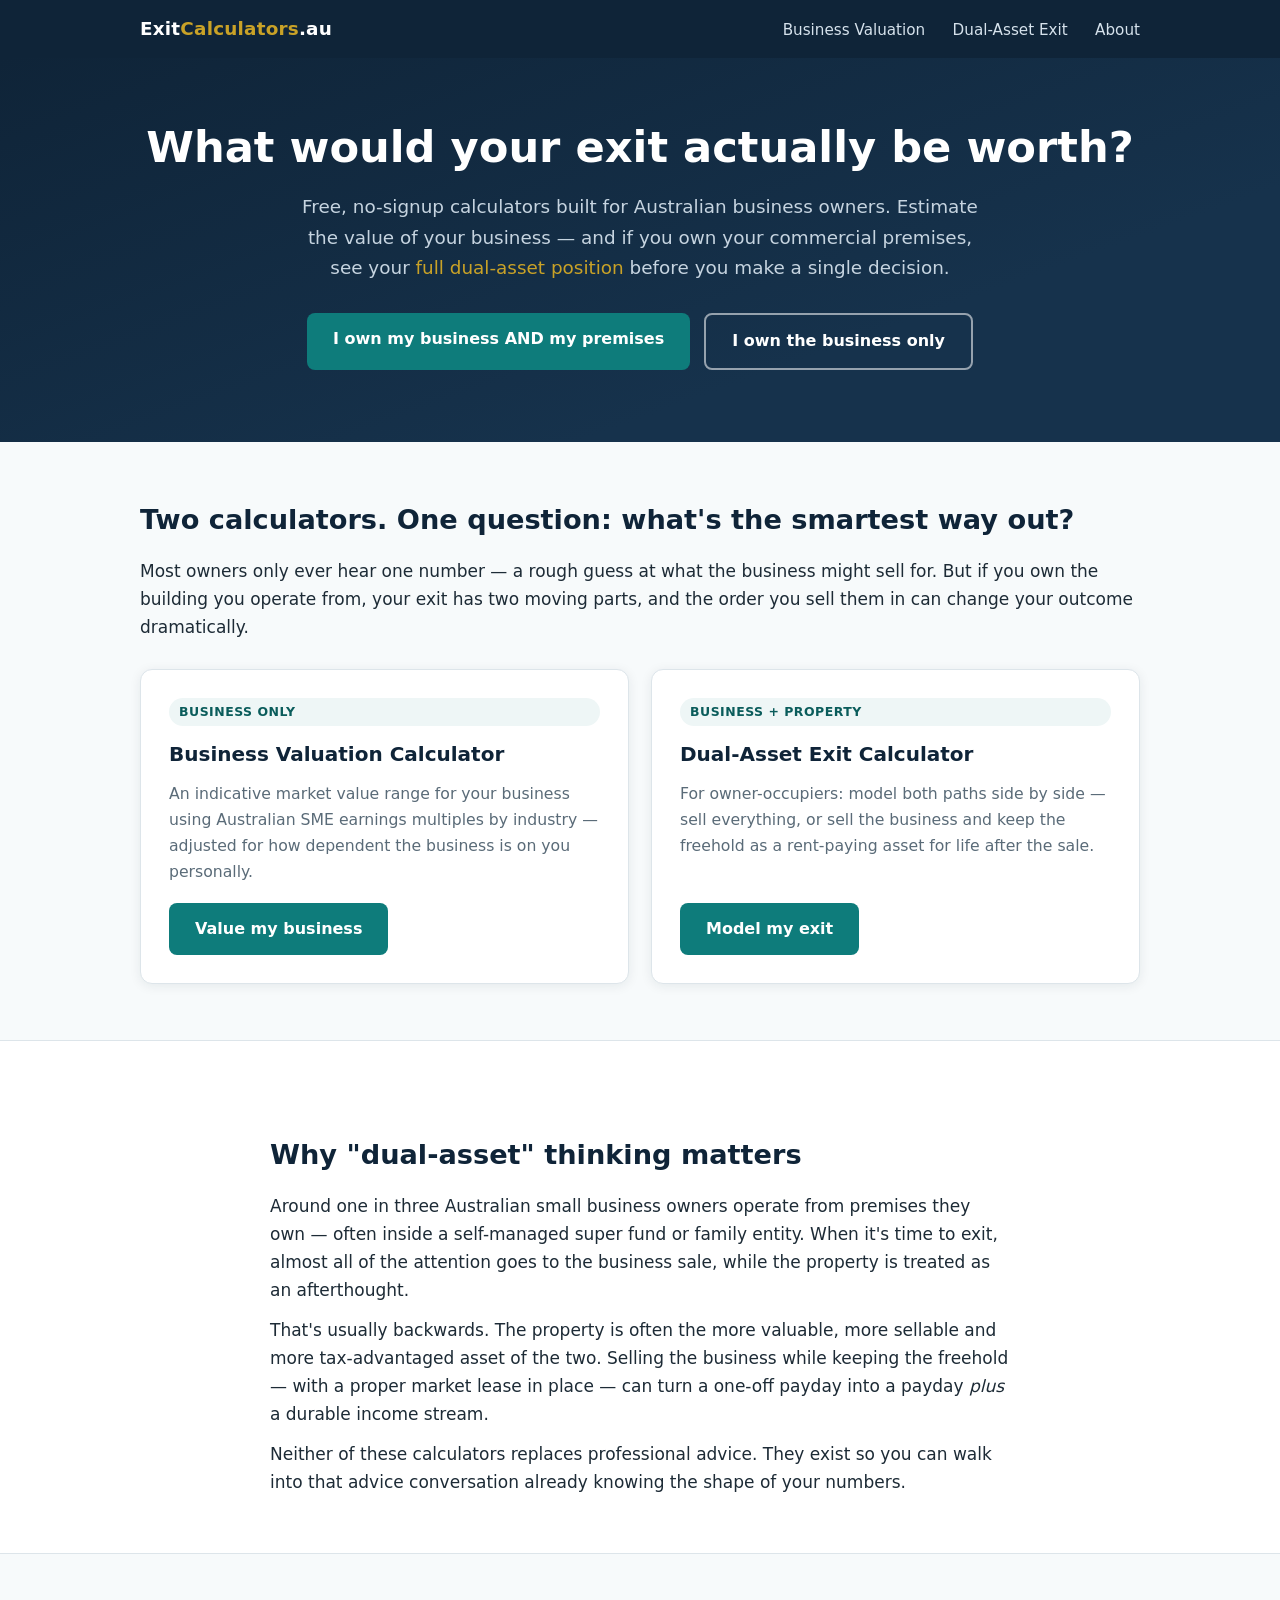
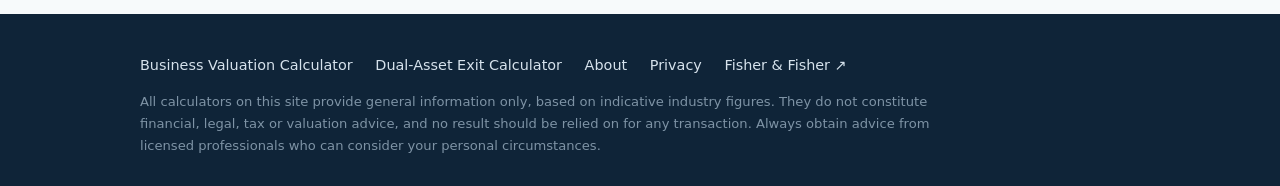
<file: index.html>
<!DOCTYPE html>
<html lang="en-AU">
<head>
  <meta charset="UTF-8">
  <meta name="viewport" content="width=device-width, initial-scale=1.0">
  <title>Free Business Exit Calculators Australia | Business Valuation &amp; Dual-Asset Exit</title>
  <meta name="description" content="Free Australian calculators for business owners planning an exit. Estimate what your business is worth, and if you own your premises, model your full dual-asset exit — business plus property.">
  <link rel="canonical" href="https://exit.fisherandfisher.au/">
  <link rel="stylesheet" href="styles.css">
</head>
<body>

<header class="site-header">
  <div class="wrap">
    <a class="brand" href="/">Exit<span>Calculators</span>.au</a>
    <nav class="site-nav">
      <a href="/business-valuation-calculator/">Business Valuation</a>
      <a href="/dual-asset-exit-calculator/">Dual-Asset Exit</a>
      <a href="/about.html">About</a>
    </nav>
  </div>
</header>

<section class="hero">
  <div class="wrap">
    <h1>What would your exit actually be worth?</h1>
    <p class="lead">Free, no-signup calculators built for Australian business owners. Estimate the value of your business — and if you own your commercial premises, see your <span class="accent">full dual-asset position</span> before you make a single decision.</p>
    <div class="btn-row">
      <a class="btn btn-primary" href="/dual-asset-exit-calculator/">I own my business AND my premises</a>
      <a class="btn btn-outline" href="/business-valuation-calculator/">I own the business only</a>
    </div>
  </div>
</section>

<section class="section">
  <div class="wrap">
    <h2>Two calculators. One question: what's the smartest way out?</h2>
    <p>Most owners only ever hear one number — a rough guess at what the business might sell for. But if you own the building you operate from, your exit has two moving parts, and the order you sell them in can change your outcome dramatically.</p>
    <div class="card-grid">
      <div class="card">
        <span class="badge">Business only</span>
        <h3>Business Valuation Calculator</h3>
        <p>An indicative market value range for your business using Australian SME earnings multiples by industry — adjusted for how dependent the business is on you personally.</p>
        <a class="btn btn-primary" href="/business-valuation-calculator/">Value my business</a>
      </div>
      <div class="card">
        <span class="badge">Business + Property</span>
        <h3>Dual-Asset Exit Calculator</h3>
        <p>For owner-occupiers: model both paths side by side — sell everything, or sell the business and keep the freehold as a rent-paying asset for life after the sale.</p>
        <a class="btn btn-primary" href="/dual-asset-exit-calculator/">Model my exit</a>
      </div>
    </div>
  </div>
</section>

<section class="section alt">
  <div class="wrap narrow content">
    <h2 class="mt-0">Why "dual-asset" thinking matters</h2>
    <p>Around one in three Australian small business owners operate from premises they own — often inside a self-managed super fund or family entity. When it's time to exit, almost all of the attention goes to the business sale, while the property is treated as an afterthought.</p>
    <p>That's usually backwards. The property is often the more valuable, more sellable and more tax-advantaged asset of the two. Selling the business while keeping the freehold — with a proper market lease in place — can turn a one-off payday into a payday <em>plus</em> a durable income stream.</p>
    <p>Neither of these calculators replaces professional advice. They exist so you can walk into that advice conversation already knowing the shape of your numbers.</p>
  </div>
</section>

<footer class="site-footer">
  <div class="wrap">
    <div class="foot-links">
      <a href="/business-valuation-calculator/">Business Valuation Calculator</a>
      <a href="/dual-asset-exit-calculator/">Dual-Asset Exit Calculator</a>
      <a href="/about.html">About</a>
      <a href="/privacy.html">Privacy</a>
      <a href="https://fisherandfisher.au/?utm_source=exit-calculator&amp;utm_medium=referral&amp;utm_campaign=exit-tools&amp;utm_content=footer">Fisher &amp; Fisher ↗</a>
    </div>
    <p class="legal">All calculators on this site provide general information only, based on indicative industry figures. They do not constitute financial, legal, tax or valuation advice, and no result should be relied on for any transaction. Always obtain advice from licensed professionals who can consider your personal circumstances.</p>
  </div>
</footer>

</body>
</html>
</file>
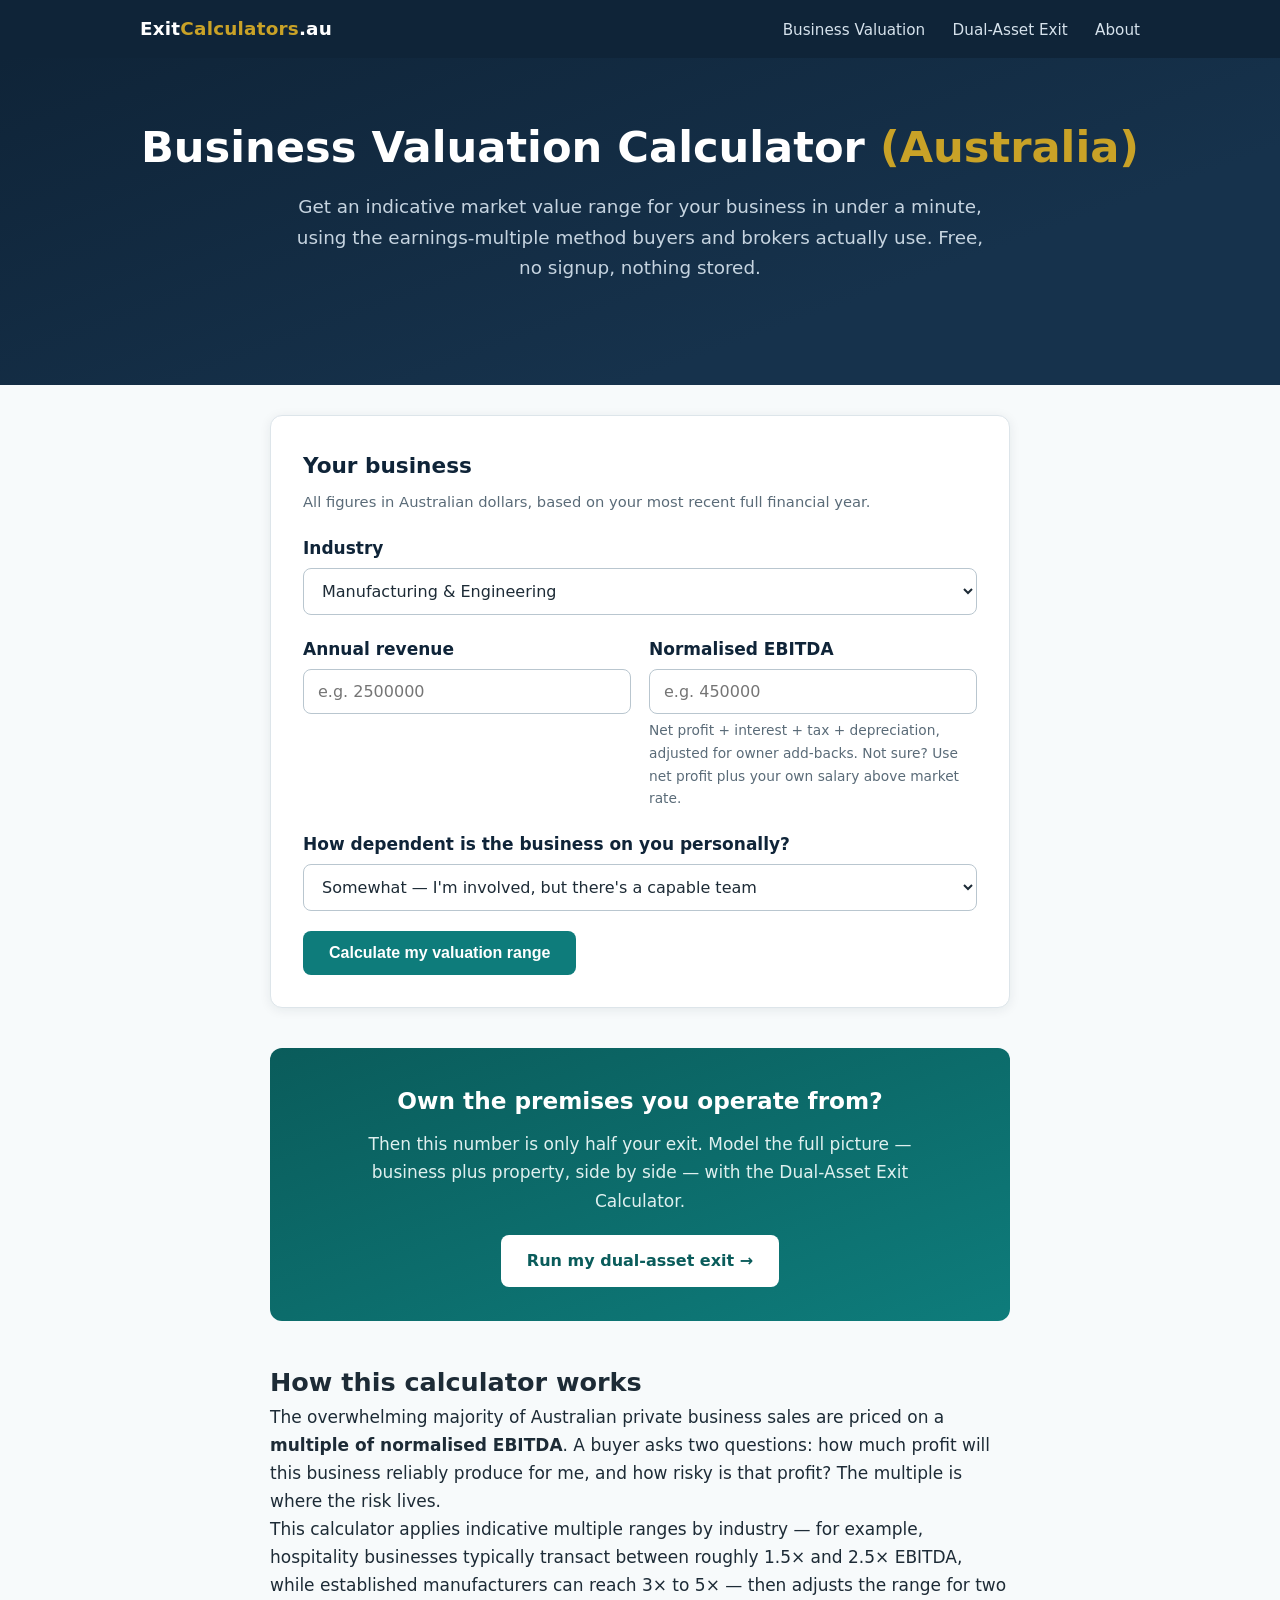
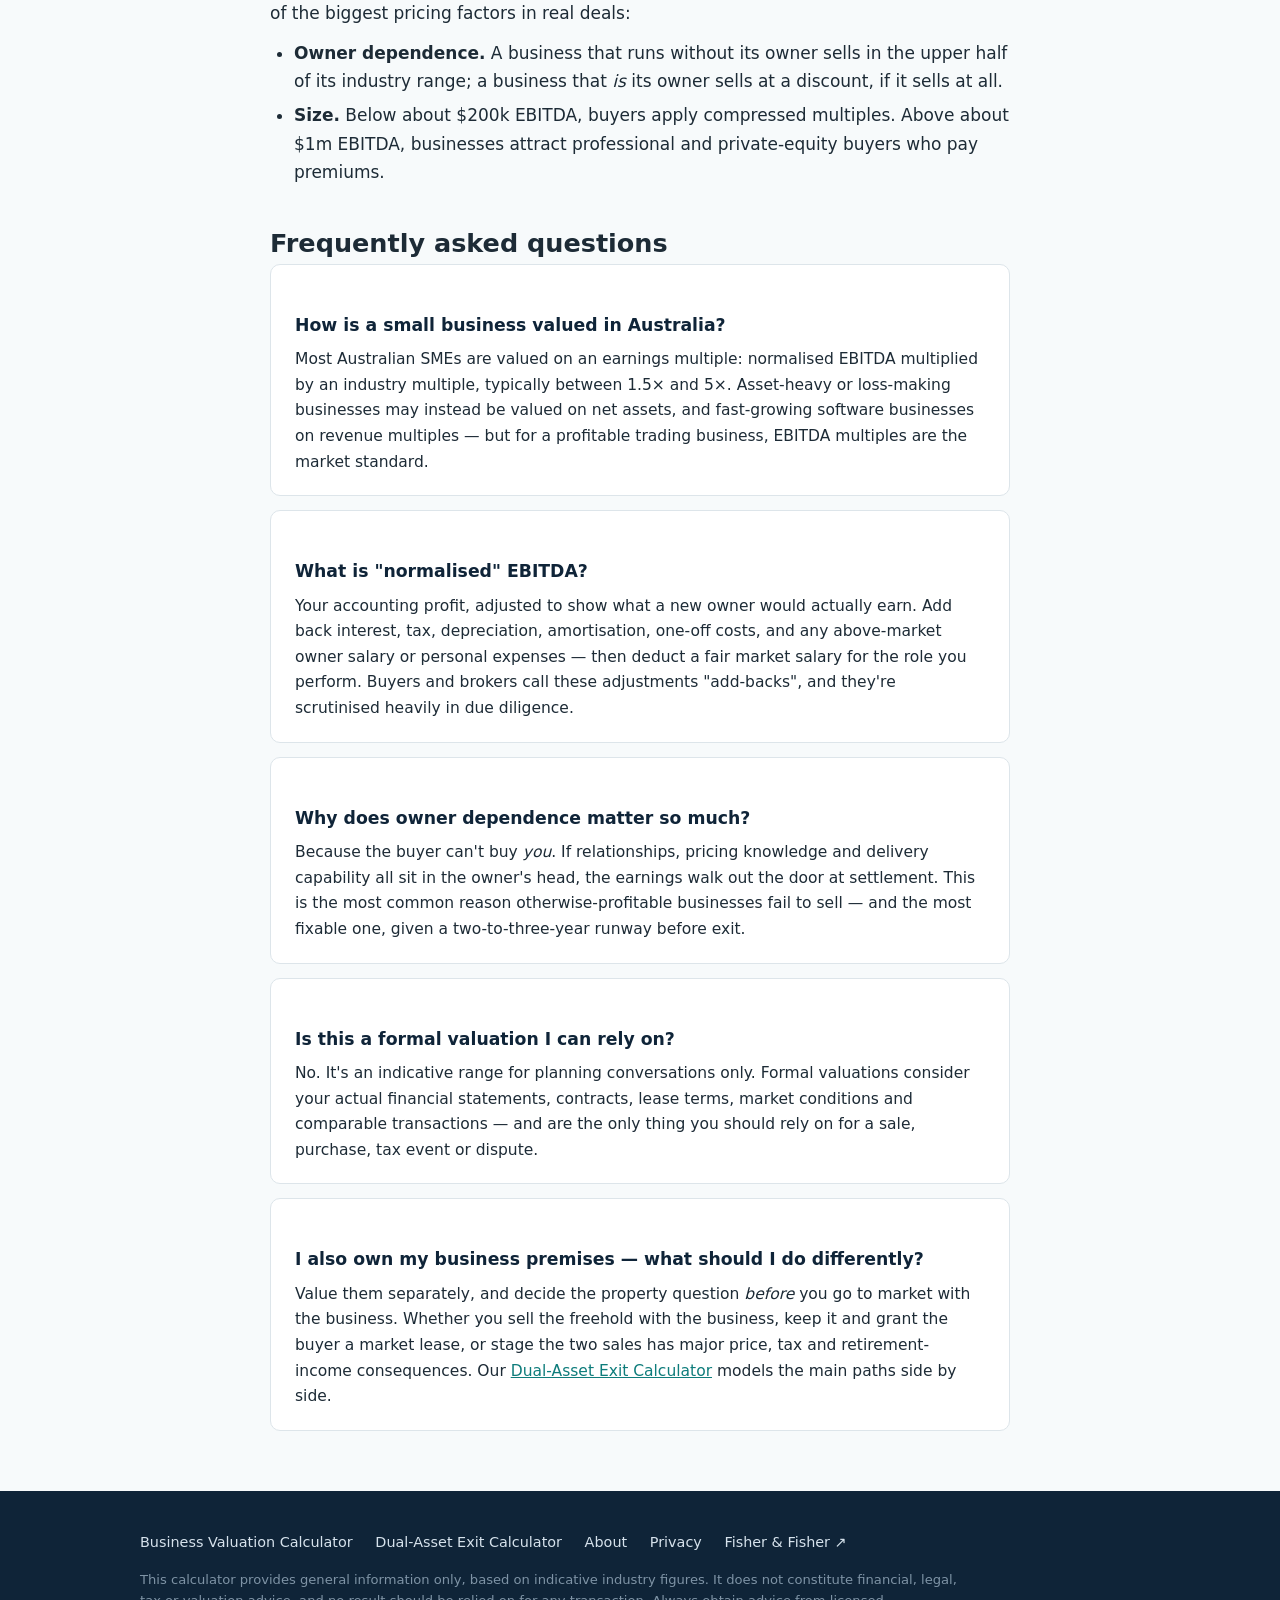
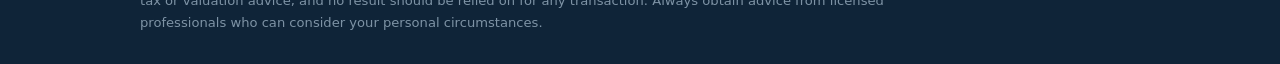
<file: business-valuation-calculator/index.html>
<!DOCTYPE html>
<html lang="en-AU">
<head>
  <meta charset="UTF-8">
  <meta name="viewport" content="width=device-width, initial-scale=1.0">
  <title>Business Valuation Calculator Australia — Free EBITDA Multiple Estimate</title>
  <meta name="description" content="Free Australian business valuation calculator. Enter your industry, revenue and EBITDA to get an indicative market value range using SME earnings multiples — adjusted for owner dependence.">
  <link rel="canonical" href="https://exit.fisherandfisher.au/business-valuation-calculator/">
  <link rel="stylesheet" href="../styles.css">
  <script type="application/ld+json">
  {
    "@context": "https://schema.org",
    "@type": "FAQPage",
    "mainEntity": [
      {
        "@type": "Question",
        "name": "How is a small business valued in Australia?",
        "acceptedAnswer": {
          "@type": "Answer",
          "text": "Most Australian small and medium businesses are valued using an earnings multiple: normalised EBITDA (earnings before interest, tax, depreciation and amortisation, adjusted for owner salary and one-off items) multiplied by an industry multiple, typically between 1.5 and 5 for SMEs. Higher multiples apply to larger businesses, recurring revenue, and businesses that run without the owner."
        }
      },
      {
        "@type": "Question",
        "name": "What is EBITDA and how do I work mine out?",
        "acceptedAnswer": {
          "@type": "Answer",
          "text": "EBITDA is your net profit before interest, tax, depreciation and amortisation. For a private business you also normalise it: add back your own above-market salary, one-off expenses, and personal costs run through the business, and deduct a market salary for the role you actually perform. The result is the profit a new owner could expect."
        }
      },
      {
        "@type": "Question",
        "name": "Why does owner dependence lower a business's value?",
        "acceptedAnswer": {
          "@type": "Answer",
          "text": "If the customers, know-how and key relationships all sit with the owner personally, a buyer is effectively buying a job plus a risk. Buyers pay lower multiples for owner-dependent businesses, and premiums for businesses with a management team, documented systems and revenue that does not rely on the founder."
        }
      },
      {
        "@type": "Question",
        "name": "Is this calculator a formal valuation?",
        "acceptedAnswer": {
          "@type": "Answer",
          "text": "No. It provides an indicative range using general industry multiples and should not be relied on for any transaction, dispute, tax or lending purpose. A formal valuation from a licensed valuer or qualified accountant considers your specific financials, contracts, market and risks."
        }
      },
      {
        "@type": "Question",
        "name": "I own my business premises as well — does that change my exit?",
        "acceptedAnswer": {
          "@type": "Answer",
          "text": "Significantly. The property is valued separately from the business, and you can sell both together, sell the business and keep the freehold as a leased investment, or stage the sales over time. Use a dual-asset exit calculator to compare those paths side by side."
        }
      }
    ]
  }
  </script>
</head>
<body>

<header class="site-header">
  <div class="wrap">
    <a class="brand" href="/">Exit<span>Calculators</span>.au</a>
    <nav class="site-nav">
      <a href="/business-valuation-calculator/">Business Valuation</a>
      <a href="/dual-asset-exit-calculator/">Dual-Asset Exit</a>
      <a href="/about.html">About</a>
    </nav>
  </div>
</header>

<section class="hero">
  <div class="wrap">
    <h1>Business Valuation Calculator <span class="accent">(Australia)</span></h1>
    <p class="lead">Get an indicative market value range for your business in under a minute, using the earnings-multiple method buyers and brokers actually use. Free, no signup, nothing stored.</p>
  </div>
</section>

<div class="wrap narrow">

  <div class="calc-panel">
    <h2>Your business</h2>
    <p class="hint">All figures in Australian dollars, based on your most recent full financial year.</p>

    <div class="field">
      <label for="bv-industry">Industry</label>
      <select id="bv-industry"></select>
    </div>

    <div class="field-row">
      <div class="field">
        <label for="bv-revenue">Annual revenue</label>
        <input type="number" id="bv-revenue" min="0" step="1000" placeholder="e.g. 2500000" inputmode="numeric">
      </div>
      <div class="field">
        <label for="bv-ebitda">Normalised EBITDA</label>
        <input type="number" id="bv-ebitda" min="0" step="1000" placeholder="e.g. 450000" inputmode="numeric">
        <p class="help">Net profit + interest + tax + depreciation, adjusted for owner add-backs. Not sure? Use net profit plus your own salary above market rate.</p>
      </div>
    </div>

    <div class="field">
      <label for="bv-dependence">How dependent is the business on you personally?</label>
      <select id="bv-dependence">
        <option value="medium" selected>Somewhat — I'm involved, but there's a capable team</option>
        <option value="low">Not very — it runs day-to-day without me</option>
        <option value="high">Very — key customers and know-how sit with me</option>
      </select>
    </div>

    <button class="btn btn-primary" id="bv-calc">Calculate my valuation range</button>

    <div class="results" id="bv-results">
      <div class="result-headline" style="margin-top: 26px;">
        <div class="label">Indicative business value range</div>
        <div class="figure" id="bv-range">—</div>
        <div class="sub" id="bv-mult-note"></div>
      </div>

      <div class="result-grid">
        <div class="result-tile">
          <div class="label">EBITDA used</div>
          <div class="value" id="bv-ebitda-out">—</div>
        </div>
        <div class="result-tile">
          <div class="label">EBITDA margin</div>
          <div class="value" id="bv-margin-out">—</div>
          <div class="note">EBITDA as a share of revenue</div>
        </div>
        <div class="result-tile">
          <div class="label">Multiple range applied</div>
          <div class="value" id="bv-mult-out">—</div>
          <div class="note">Adjusted for owner dependence and size</div>
        </div>
      </div>

      <div class="scenario">
        <h3>What would move you toward the top of the range?</h3>
        <ul>
          <li><strong>Reduce owner dependence</strong> — a second-in-command and documented systems are the single biggest multiple lever for SMEs.</li>
          <li><strong>Recurring or contracted revenue</strong> — service agreements and repeat customers de-risk the earnings a buyer is paying for.</li>
          <li><strong>Clean, normalised financials</strong> — three years of accountant-prepared figures with clear add-backs.</li>
          <li><strong>Customer concentration under control</strong> — no single customer above roughly 20% of revenue.</li>
        </ul>
      </div>

      <div class="disclaimer-box">
        This is an indicative estimate using general Australian SME multiple ranges. It is not a valuation and must not be relied on for any sale, purchase, tax, family law or lending decision. Engage a licensed valuer or qualified accountant for a formal opinion.
      </div>

      <div class="lead-cta">
        <h2>Your number is a starting point — what's next?</h2>
        <p>See how sale-ready your business actually is, or talk it through with someone who's had this conversation hundreds of times.</p>
        <div class="btn-row">
          <a class="btn" href="https://fisherandfisher.au/scorecard?utm_source=exit-calculator&amp;utm_medium=referral&amp;utm_campaign=exit-tools&amp;utm_content=bv-results-scorecard">Take the Exit Readiness Scorecard</a>
          <a class="btn" href="https://thehub-api.mastermind.com/widget/booking/SUYch6AFAdnhhEBQ1cYc?utm_source=exit-calculator&amp;utm_medium=referral&amp;utm_campaign=exit-tools&amp;utm_content=bv-results-chat">Book a "Meet the Fishers" Call</a>
          <a class="btn" href="https://fisherandfisher.au/?utm_source=exit-calculator&amp;utm_medium=referral&amp;utm_campaign=exit-tools&amp;utm_content=bv-results-site">Visit fisherandfisher.au</a>
        </div>
      </div>
    </div>
  </div>

  <div class="lead-cta">
    <h2>Own the premises you operate from?</h2>
    <p>Then this number is only half your exit. Model the full picture — business plus property, side by side — with the Dual-Asset Exit Calculator.</p>
    <a class="btn" href="/dual-asset-exit-calculator/">Run my dual-asset exit →</a>
  </div>

  <div class="content">
    <h2>How this calculator works</h2>
    <p>The overwhelming majority of Australian private business sales are priced on a <strong>multiple of normalised EBITDA</strong>. A buyer asks two questions: how much profit will this business reliably produce for me, and how risky is that profit? The multiple is where the risk lives.</p>
    <p>This calculator applies indicative multiple ranges by industry — for example, hospitality businesses typically transact between roughly 1.5&times; and 2.5&times; EBITDA, while established manufacturers can reach 3&times; to 5&times; — then adjusts the range for two of the biggest pricing factors in real deals:</p>
    <ul>
      <li><strong>Owner dependence.</strong> A business that runs without its owner sells in the upper half of its industry range; a business that <em>is</em> its owner sells at a discount, if it sells at all.</li>
      <li><strong>Size.</strong> Below about $200k EBITDA, buyers apply compressed multiples. Above about $1m EBITDA, businesses attract professional and private-equity buyers who pay premiums.</li>
    </ul>

    <h2>Frequently asked questions</h2>

    <div class="faq-item">
      <h3>How is a small business valued in Australia?</h3>
      <p>Most Australian SMEs are valued on an earnings multiple: normalised EBITDA multiplied by an industry multiple, typically between 1.5&times; and 5&times;. Asset-heavy or loss-making businesses may instead be valued on net assets, and fast-growing software businesses on revenue multiples — but for a profitable trading business, EBITDA multiples are the market standard.</p>
    </div>

    <div class="faq-item">
      <h3>What is "normalised" EBITDA?</h3>
      <p>Your accounting profit, adjusted to show what a new owner would actually earn. Add back interest, tax, depreciation, amortisation, one-off costs, and any above-market owner salary or personal expenses — then deduct a fair market salary for the role you perform. Buyers and brokers call these adjustments "add-backs", and they're scrutinised heavily in due diligence.</p>
    </div>

    <div class="faq-item">
      <h3>Why does owner dependence matter so much?</h3>
      <p>Because the buyer can't buy <em>you</em>. If relationships, pricing knowledge and delivery capability all sit in the owner's head, the earnings walk out the door at settlement. This is the most common reason otherwise-profitable businesses fail to sell — and the most fixable one, given a two-to-three-year runway before exit.</p>
    </div>

    <div class="faq-item">
      <h3>Is this a formal valuation I can rely on?</h3>
      <p>No. It's an indicative range for planning conversations only. Formal valuations consider your actual financial statements, contracts, lease terms, market conditions and comparable transactions — and are the only thing you should rely on for a sale, purchase, tax event or dispute.</p>
    </div>

    <div class="faq-item">
      <h3>I also own my business premises — what should I do differently?</h3>
      <p>Value them separately, and decide the property question <em>before</em> you go to market with the business. Whether you sell the freehold with the business, keep it and grant the buyer a market lease, or stage the two sales has major price, tax and retirement-income consequences. Our <a href="/dual-asset-exit-calculator/">Dual-Asset Exit Calculator</a> models the main paths side by side.</p>
    </div>
  </div>

</div>

<footer class="site-footer">
  <div class="wrap">
    <div class="foot-links">
      <a href="/business-valuation-calculator/">Business Valuation Calculator</a>
      <a href="/dual-asset-exit-calculator/">Dual-Asset Exit Calculator</a>
      <a href="/about.html">About</a>
      <a href="/privacy.html">Privacy</a>
      <a href="https://fisherandfisher.au/?utm_source=exit-calculator&amp;utm_medium=referral&amp;utm_campaign=exit-tools&amp;utm_content=footer">Fisher &amp; Fisher ↗</a>
    </div>
    <p class="legal">This calculator provides general information only, based on indicative industry figures. It does not constitute financial, legal, tax or valuation advice, and no result should be relied on for any transaction. Always obtain advice from licensed professionals who can consider your personal circumstances.</p>
  </div>
</footer>

<script src="../calculators.js"></script>
<script>
  populateIndustrySelect("bv-industry");

  document.getElementById("bv-calc").addEventListener("click", function () {
    const industry = document.getElementById("bv-industry").value;
    const revenue = readNumber("bv-revenue");
    const ebitda = readNumber("bv-ebitda");
    const dependence = document.getElementById("bv-dependence").value;

    if (ebitda <= 0) {
      alert("Please enter your normalised EBITDA — the calculation is based on it.");
      return;
    }

    const v = valueBusiness(industry, ebitda, dependence);

    document.getElementById("bv-range").textContent = fmtRange(v.low, v.high);
    document.getElementById("bv-mult-note").textContent =
      "Based on " + v.multLow + "× to " + v.multHigh + "× normalised EBITDA for your industry profile.";
    document.getElementById("bv-ebitda-out").textContent = fmtAUD(ebitda);
    document.getElementById("bv-margin-out").textContent =
      revenue > 0 ? Math.round((ebitda / revenue) * 100) + "%" : "—";
    document.getElementById("bv-mult-out").textContent = v.multLow + "× – " + v.multHigh + "×";

    document.getElementById("bv-results").classList.add("visible");
    document.getElementById("bv-results").scrollIntoView({ behavior: "smooth", block: "start" });
  });
</script>

</body>
</html>
</file>
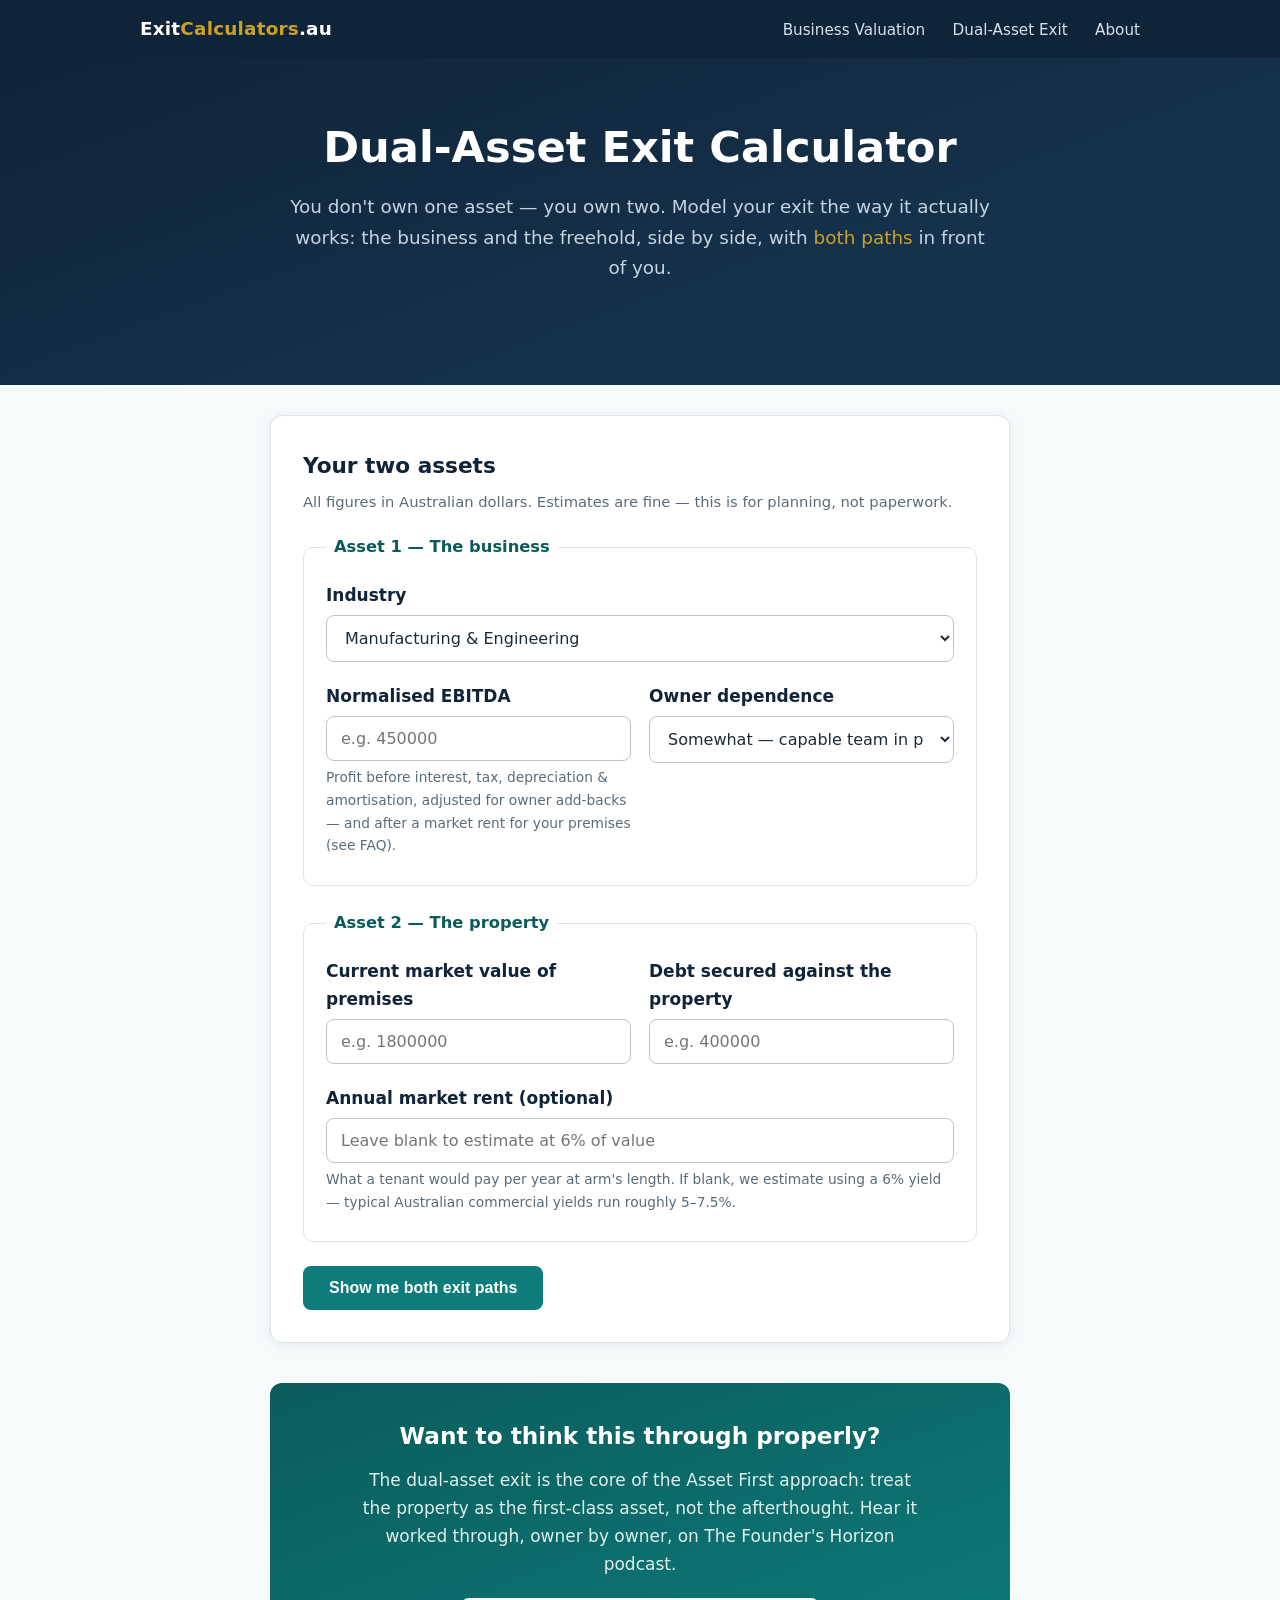
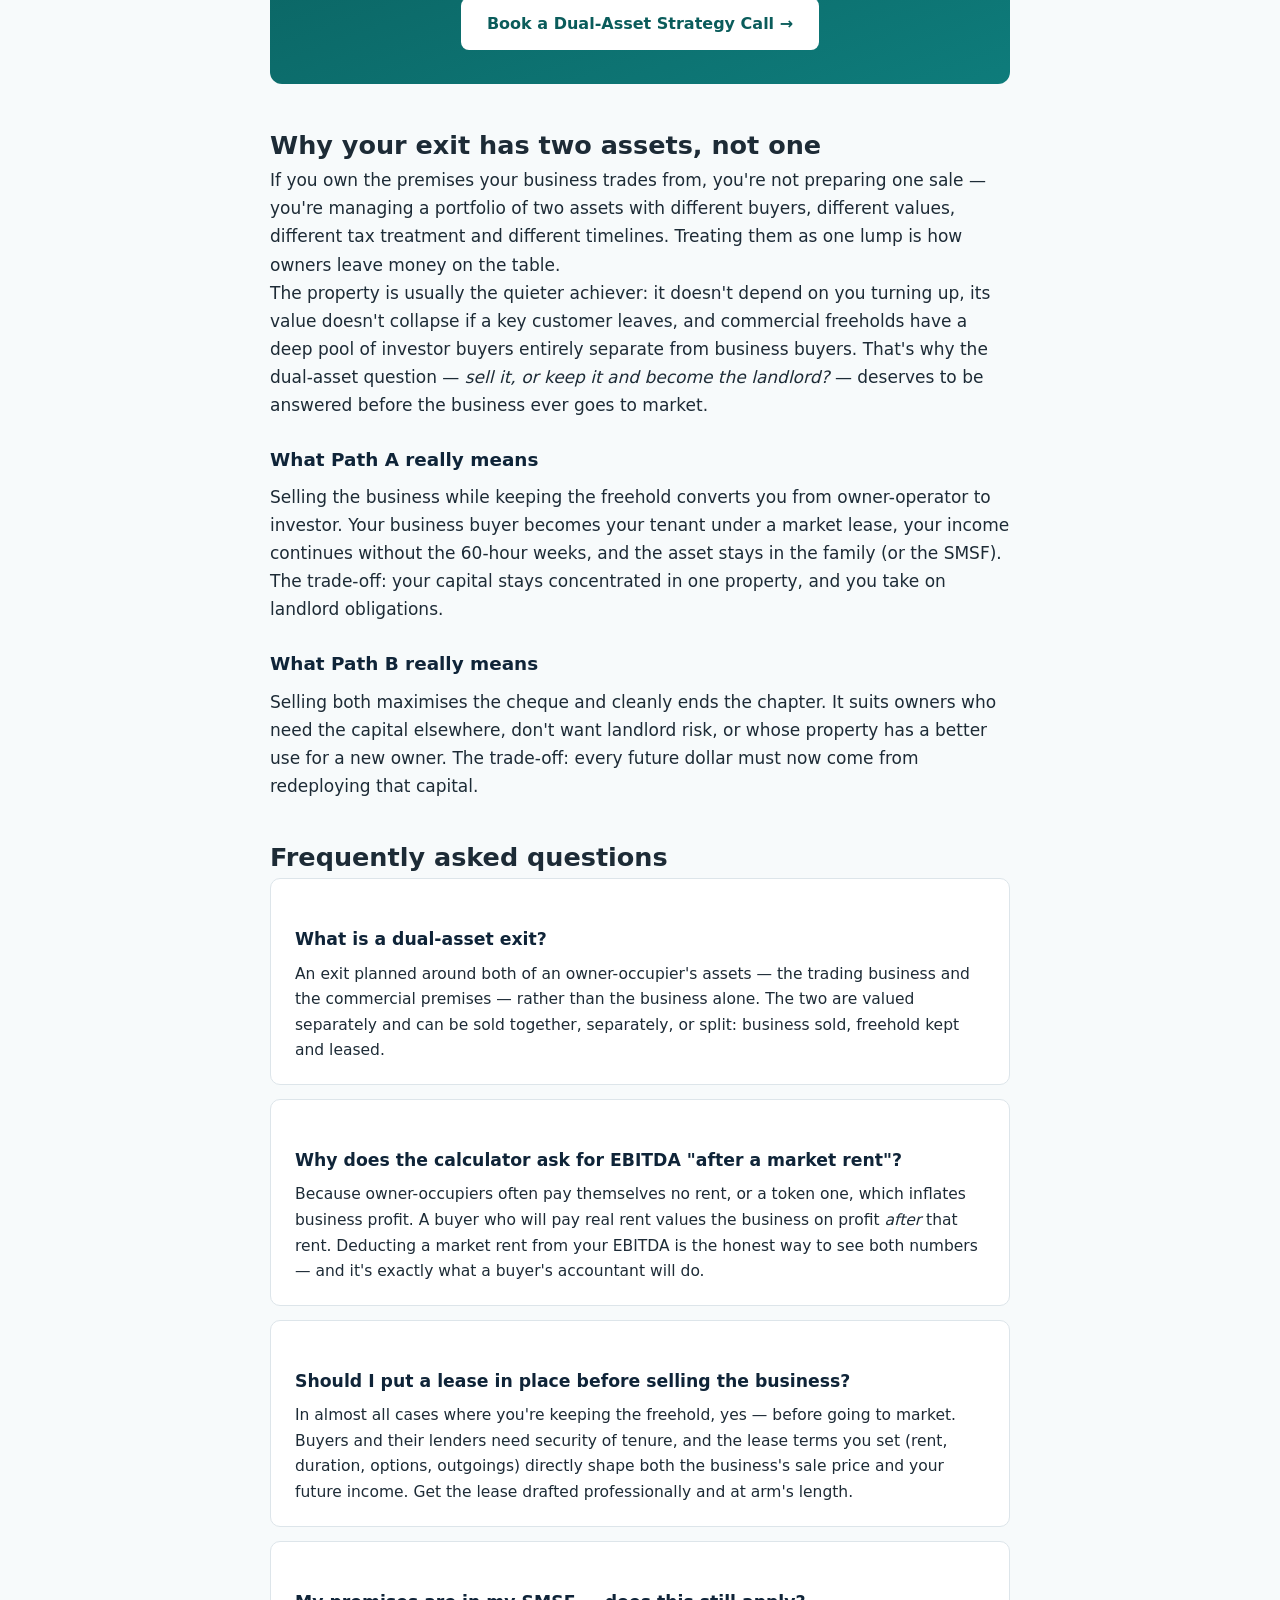
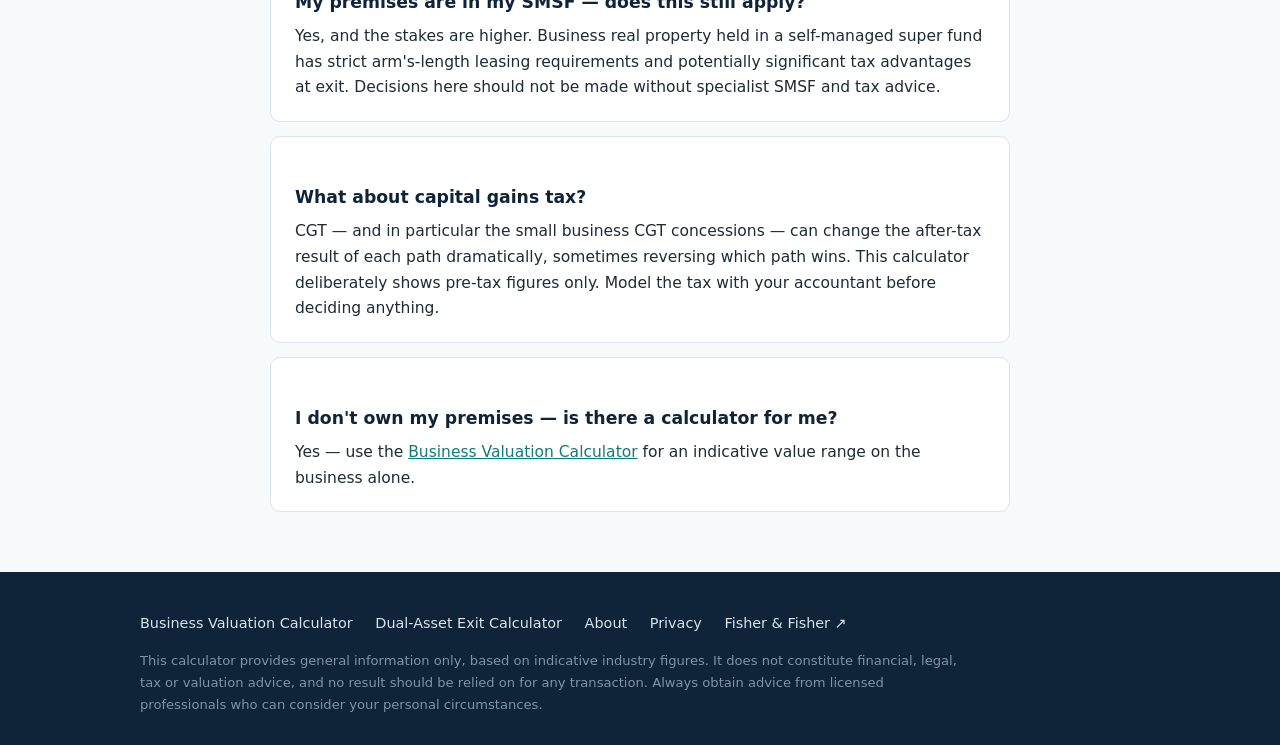
<file: dual-asset-exit-calculator/index.html>
<!DOCTYPE html>
<html lang="en-AU">
<head>
  <meta charset="UTF-8">
  <meta name="viewport" content="width=device-width, initial-scale=1.0">
  <title>Dual-Asset Exit Calculator — Business + Commercial Property Exit (Australia)</title>
  <meta name="description" content="Own your business AND your commercial premises? Model your full exit: sell both, or sell the business and keep the freehold as a leased income asset. Free Australian dual-asset exit calculator.">
  <link rel="canonical" href="https://exit.fisherandfisher.au/dual-asset-exit-calculator/">
  <link rel="stylesheet" href="../styles.css">
  <script type="application/ld+json">
  {
    "@context": "https://schema.org",
    "@type": "FAQPage",
    "mainEntity": [
      {
        "@type": "Question",
        "name": "What is a dual-asset exit?",
        "acceptedAnswer": {
          "@type": "Answer",
          "text": "A dual-asset exit is an exit strategy for business owners who also own their commercial premises. Instead of treating the business sale as the whole exit, the business and the property are valued and planned as two separate assets — which can be sold together, sold separately, or split so the owner sells the business and keeps the freehold as a leased investment producing rental income."
        }
      },
      {
        "@type": "Question",
        "name": "Should I sell my commercial property with my business?",
        "acceptedAnswer": {
          "@type": "Answer",
          "text": "It depends on your income needs, tax position and the buyer pool. Selling both maximises upfront cash but ends all future income. Keeping the property and granting the business buyer a market lease produces ongoing rent, keeps a hard asset, and can make the business itself easier to sell because the buyer needs less capital. Many owners hold the premises in a self-managed super fund, which adds significant tax considerations — get licensed advice before deciding."
        }
      },
      {
        "@type": "Question",
        "name": "Does having a lease in place increase my business's sale value?",
        "acceptedAnswer": {
          "@type": "Answer",
          "text": "A formal, market-rate lease with reasonable tenure is one of the first things business buyers and their financiers check. Without one, the buyer has no security of premises and lenders may not fund the purchase. Putting a proper lease in place before going to market protects the business sale price and independently sets the rental income if you keep the property."
        }
      },
      {
        "@type": "Question",
        "name": "How do I estimate the market rent for my own premises?",
        "acceptedAnswer": {
          "@type": "Answer",
          "text": "Commercial property in Australia typically yields roughly 5% to 7.5% of its market value in annual net rent, varying by location and asset type. If you don't know your market rent, a commercial agent or valuer can provide a rental assessment — essential anyway before granting a lease to a business buyer."
        }
      },
      {
        "@type": "Question",
        "name": "Is this calculator financial advice?",
        "acceptedAnswer": {
          "@type": "Answer",
          "text": "No. It provides general, indicative figures only and ignores tax, transaction costs and your personal circumstances. Capital gains tax — including small business CGT concessions and superannuation strategies — can change dual-asset exit outcomes dramatically, so always obtain advice from licensed professionals."
        }
      }
    ]
  }
  </script>
</head>
<body>

<header class="site-header">
  <div class="wrap">
    <a class="brand" href="/">Exit<span>Calculators</span>.au</a>
    <nav class="site-nav">
      <a href="/business-valuation-calculator/">Business Valuation</a>
      <a href="/dual-asset-exit-calculator/">Dual-Asset Exit</a>
      <a href="/about.html">About</a>
    </nav>
  </div>
</header>

<section class="hero">
  <div class="wrap">
    <h1>Dual-Asset Exit Calculator</h1>
    <p class="lead">You don't own one asset — you own two. Model your exit the way it actually works: the business and the freehold, side by side, with <span class="accent">both paths</span> in front of you.</p>
  </div>
</section>

<div class="wrap narrow">

  <div class="calc-panel">
    <h2>Your two assets</h2>
    <p class="hint">All figures in Australian dollars. Estimates are fine — this is for planning, not paperwork.</p>

    <fieldset class="group">
      <legend>Asset 1 — The business</legend>
      <div class="field">
        <label for="da-industry">Industry</label>
        <select id="da-industry"></select>
      </div>
      <div class="field-row">
        <div class="field">
          <label for="da-ebitda">Normalised EBITDA</label>
          <input type="number" id="da-ebitda" min="0" step="1000" placeholder="e.g. 450000" inputmode="numeric">
          <p class="help">Profit before interest, tax, depreciation &amp; amortisation, adjusted for owner add-backs — and after a market rent for your premises (see FAQ).</p>
        </div>
        <div class="field">
          <label for="da-dependence">Owner dependence</label>
          <select id="da-dependence">
            <option value="medium" selected>Somewhat — capable team in place</option>
            <option value="low">Low — runs without me</option>
            <option value="high">High — it's mostly me</option>
          </select>
        </div>
      </div>
    </fieldset>

    <fieldset class="group">
      <legend>Asset 2 — The property</legend>
      <div class="field-row">
        <div class="field">
          <label for="da-propvalue">Current market value of premises</label>
          <input type="number" id="da-propvalue" min="0" step="10000" placeholder="e.g. 1800000" inputmode="numeric">
        </div>
        <div class="field">
          <label for="da-debt">Debt secured against the property</label>
          <input type="number" id="da-debt" min="0" step="10000" placeholder="e.g. 400000" inputmode="numeric">
        </div>
      </div>
      <div class="field">
        <label for="da-rent">Annual market rent (optional)</label>
        <input type="number" id="da-rent" min="0" step="1000" placeholder="Leave blank to estimate at 6% of value" inputmode="numeric">
        <p class="help">What a tenant would pay per year at arm's length. If blank, we estimate using a 6% yield — typical Australian commercial yields run roughly 5–7.5%.</p>
      </div>
    </fieldset>

    <button class="btn btn-primary" id="da-calc">Show me both exit paths</button>

    <div class="results" id="da-results">
      <div class="result-headline" style="margin-top: 26px;">
        <div class="label">Your total dual-asset position</div>
        <div class="figure" id="da-total">—</div>
        <div class="sub">Indicative business value range plus property equity, before tax and transaction costs</div>
      </div>

      <div class="result-grid">
        <div class="result-tile">
          <div class="label">Business value range</div>
          <div class="value" id="da-bizrange">—</div>
          <div class="note" id="da-multnote">—</div>
        </div>
        <div class="result-tile">
          <div class="label">Property equity</div>
          <div class="value" id="da-equity">—</div>
          <div class="note">Market value minus secured debt</div>
        </div>
        <div class="result-tile">
          <div class="label">Annual market rent</div>
          <div class="value positive" id="da-rentout">—</div>
          <div class="note" id="da-yieldnote">—</div>
        </div>
      </div>

      <div class="scenario">
        <h3>Path A — Sell the business, keep the freehold</h3>
        <ul>
          <li>Cash at settlement (business sale): <span class="big" id="pa-cash">—</span></li>
          <li>Ongoing rental income from the new owner as your tenant: <span class="big" id="pa-rent">—</span> per year</li>
          <li>You retain a hard asset of <span class="big" id="pa-asset">—</span> that can keep appreciating</li>
        </ul>
        <p style="margin-top: 10px;">The freehold becomes your income in life after the sale — and a formal market lease, signed <em>before</em> the business goes to market, both protects the business price and locks in that rent.</p>
      </div>

      <div class="scenario">
        <h3>Path B — Sell everything</h3>
        <ul>
          <li>Cash at settlement (business + property equity): <span class="big" id="pb-cash">—</span></li>
          <li>Ongoing income: <span class="big">none</span> — the capital must fund whatever comes next</li>
        </ul>
        <p style="margin-top: 10px;" id="pb-compare">—</p>
      </div>

      <div class="disclaimer-box">
        Indicative figures only, before capital gains tax, transaction costs, agent fees and any SMSF considerations — all of which materially change dual-asset outcomes. This is general information, not financial, tax or legal advice. Speak to licensed advisers before acting.
      </div>

      <div class="lead-cta">
        <h2>Your numbers are a starting point — what's next?</h2>
        <p>See how exit-ready your two assets actually are, or talk the paths through with someone who's had this conversation hundreds of times.</p>
        <div class="btn-row">
          <a class="btn" href="https://fisherandfisher.au/scorecard?utm_source=exit-calculator&amp;utm_medium=referral&amp;utm_campaign=exit-tools&amp;utm_content=da-results-scorecard">Take the Exit Readiness Scorecard</a>
          <a class="btn" href="https://thehub-api.mastermind.com/widget/booking/hwtN3U1uzoO3OTaqE97X?utm_source=exit-calculator&amp;utm_medium=referral&amp;utm_campaign=exit-tools&amp;utm_content=da-results-chat">Book a Dual-Asset Strategy Call</a>
          <a class="btn" href="https://fisherandfisher.au/?utm_source=exit-calculator&amp;utm_medium=referral&amp;utm_campaign=exit-tools&amp;utm_content=da-results-site">Visit fisherandfisher.au</a>
        </div>
      </div>
    </div>
  </div>

  <div class="lead-cta">
    <h2>Want to think this through properly?</h2>
    <p>The dual-asset exit is the core of the Asset First approach: treat the property as the first-class asset, not the afterthought. Hear it worked through, owner by owner, on The Founder's Horizon podcast.</p>
    <a class="btn" href="https://thehub-api.mastermind.com/widget/booking/hwtN3U1uzoO3OTaqE97X?utm_source=exit-calculator&amp;utm_medium=referral&amp;utm_campaign=exit-tools&amp;utm_content=da-page-chat">Book a Dual-Asset Strategy Call →</a>
  </div>

  <div class="content">
    <h2>Why your exit has two assets, not one</h2>
    <p>If you own the premises your business trades from, you're not preparing one sale — you're managing a portfolio of two assets with different buyers, different values, different tax treatment and different timelines. Treating them as one lump is how owners leave money on the table.</p>
    <p>The property is usually the quieter achiever: it doesn't depend on you turning up, its value doesn't collapse if a key customer leaves, and commercial freeholds have a deep pool of investor buyers entirely separate from business buyers. That's why the dual-asset question — <em>sell it, or keep it and become the landlord?</em> — deserves to be answered before the business ever goes to market.</p>

    <h3>What Path A really means</h3>
    <p>Selling the business while keeping the freehold converts you from owner-operator to investor. Your business buyer becomes your tenant under a market lease, your income continues without the 60-hour weeks, and the asset stays in the family (or the SMSF). The trade-off: your capital stays concentrated in one property, and you take on landlord obligations.</p>

    <h3>What Path B really means</h3>
    <p>Selling both maximises the cheque and cleanly ends the chapter. It suits owners who need the capital elsewhere, don't want landlord risk, or whose property has a better use for a new owner. The trade-off: every future dollar must now come from redeploying that capital.</p>

    <h2>Frequently asked questions</h2>

    <div class="faq-item">
      <h3>What is a dual-asset exit?</h3>
      <p>An exit planned around both of an owner-occupier's assets — the trading business and the commercial premises — rather than the business alone. The two are valued separately and can be sold together, separately, or split: business sold, freehold kept and leased.</p>
    </div>

    <div class="faq-item">
      <h3>Why does the calculator ask for EBITDA "after a market rent"?</h3>
      <p>Because owner-occupiers often pay themselves no rent, or a token one, which inflates business profit. A buyer who will pay real rent values the business on profit <em>after</em> that rent. Deducting a market rent from your EBITDA is the honest way to see both numbers — and it's exactly what a buyer's accountant will do.</p>
    </div>

    <div class="faq-item">
      <h3>Should I put a lease in place before selling the business?</h3>
      <p>In almost all cases where you're keeping the freehold, yes — before going to market. Buyers and their lenders need security of tenure, and the lease terms you set (rent, duration, options, outgoings) directly shape both the business's sale price and your future income. Get the lease drafted professionally and at arm's length.</p>
    </div>

    <div class="faq-item">
      <h3>My premises are in my SMSF — does this still apply?</h3>
      <p>Yes, and the stakes are higher. Business real property held in a self-managed super fund has strict arm's-length leasing requirements and potentially significant tax advantages at exit. Decisions here should not be made without specialist SMSF and tax advice.</p>
    </div>

    <div class="faq-item">
      <h3>What about capital gains tax?</h3>
      <p>CGT — and in particular the small business CGT concessions — can change the after-tax result of each path dramatically, sometimes reversing which path wins. This calculator deliberately shows pre-tax figures only. Model the tax with your accountant before deciding anything.</p>
    </div>

    <div class="faq-item">
      <h3>I don't own my premises — is there a calculator for me?</h3>
      <p>Yes — use the <a href="/business-valuation-calculator/">Business Valuation Calculator</a> for an indicative value range on the business alone.</p>
    </div>
  </div>

</div>

<footer class="site-footer">
  <div class="wrap">
    <div class="foot-links">
      <a href="/business-valuation-calculator/">Business Valuation Calculator</a>
      <a href="/dual-asset-exit-calculator/">Dual-Asset Exit Calculator</a>
      <a href="/about.html">About</a>
      <a href="/privacy.html">Privacy</a>
      <a href="https://fisherandfisher.au/?utm_source=exit-calculator&amp;utm_medium=referral&amp;utm_campaign=exit-tools&amp;utm_content=footer">Fisher &amp; Fisher ↗</a>
    </div>
    <p class="legal">This calculator provides general information only, based on indicative industry figures. It does not constitute financial, legal, tax or valuation advice, and no result should be relied on for any transaction. Always obtain advice from licensed professionals who can consider your personal circumstances.</p>
  </div>
</footer>

<script src="../calculators.js"></script>
<script>
  populateIndustrySelect("da-industry");

  document.getElementById("da-calc").addEventListener("click", function () {
    const industry = document.getElementById("da-industry").value;
    const ebitda = readNumber("da-ebitda");
    const dependence = document.getElementById("da-dependence").value;
    const propValue = readNumber("da-propvalue");
    const debt = readNumber("da-debt");
    let rent = readNumber("da-rent");

    if (ebitda <= 0 && propValue <= 0) {
      alert("Please enter at least your business EBITDA or your property value.");
      return;
    }

    const v = valueBusiness(industry, ebitda, dependence);
    const equity = Math.max(0, propValue - debt);
    const rentEstimated = rent <= 0 && propValue > 0;
    if (rentEstimated) rent = propValue * 0.06;
    const yieldPct = propValue > 0 && rent > 0 ? ((rent / propValue) * 100).toFixed(1) : null;

    document.getElementById("da-total").textContent =
      fmtRange(v.low + equity, v.high + equity);
    document.getElementById("da-bizrange").textContent = fmtRange(v.low, v.high);
    document.getElementById("da-multnote").textContent =
      ebitda > 0 ? v.multLow + "× – " + v.multHigh + "× normalised EBITDA" : "No EBITDA entered";
    document.getElementById("da-equity").textContent = fmtAUD(equity);
    document.getElementById("da-rentout").textContent = rent > 0 ? fmtAUD(rent) : "—";
    document.getElementById("da-yieldnote").textContent =
      yieldPct ? (rentEstimated ? "Estimated at a 6% yield" : yieldPct + "% yield on value") : "Enter a property value";

    document.getElementById("pa-cash").textContent = fmtRange(v.low, v.high);
    document.getElementById("pa-rent").textContent = rent > 0 ? fmtAUD(rent) : "—";
    document.getElementById("pa-asset").textContent = fmtAUD(propValue);

    document.getElementById("pb-cash").textContent = fmtRange(v.low + equity, v.high + equity);
    if (rent > 0 && equity > 0) {
      const yieldOnEquity = ((rent / equity) * 100).toFixed(1);
      document.getElementById("pb-compare").textContent =
        "For context: keeping the property in Path A earns roughly " + yieldOnEquity +
        "% per year on the " + fmtAUD(equity) +
        " of equity you'd otherwise cash out — before any capital growth. The right path depends on your income needs and tax position, not just the bigger cheque.";
    } else {
      document.getElementById("pb-compare").textContent =
        "The right path depends on your income needs and tax position, not just the bigger cheque.";
    }

    document.getElementById("da-results").classList.add("visible");
    document.getElementById("da-results").scrollIntoView({ behavior: "smooth", block: "start" });
  });
</script>

</body>
</html>
</file>
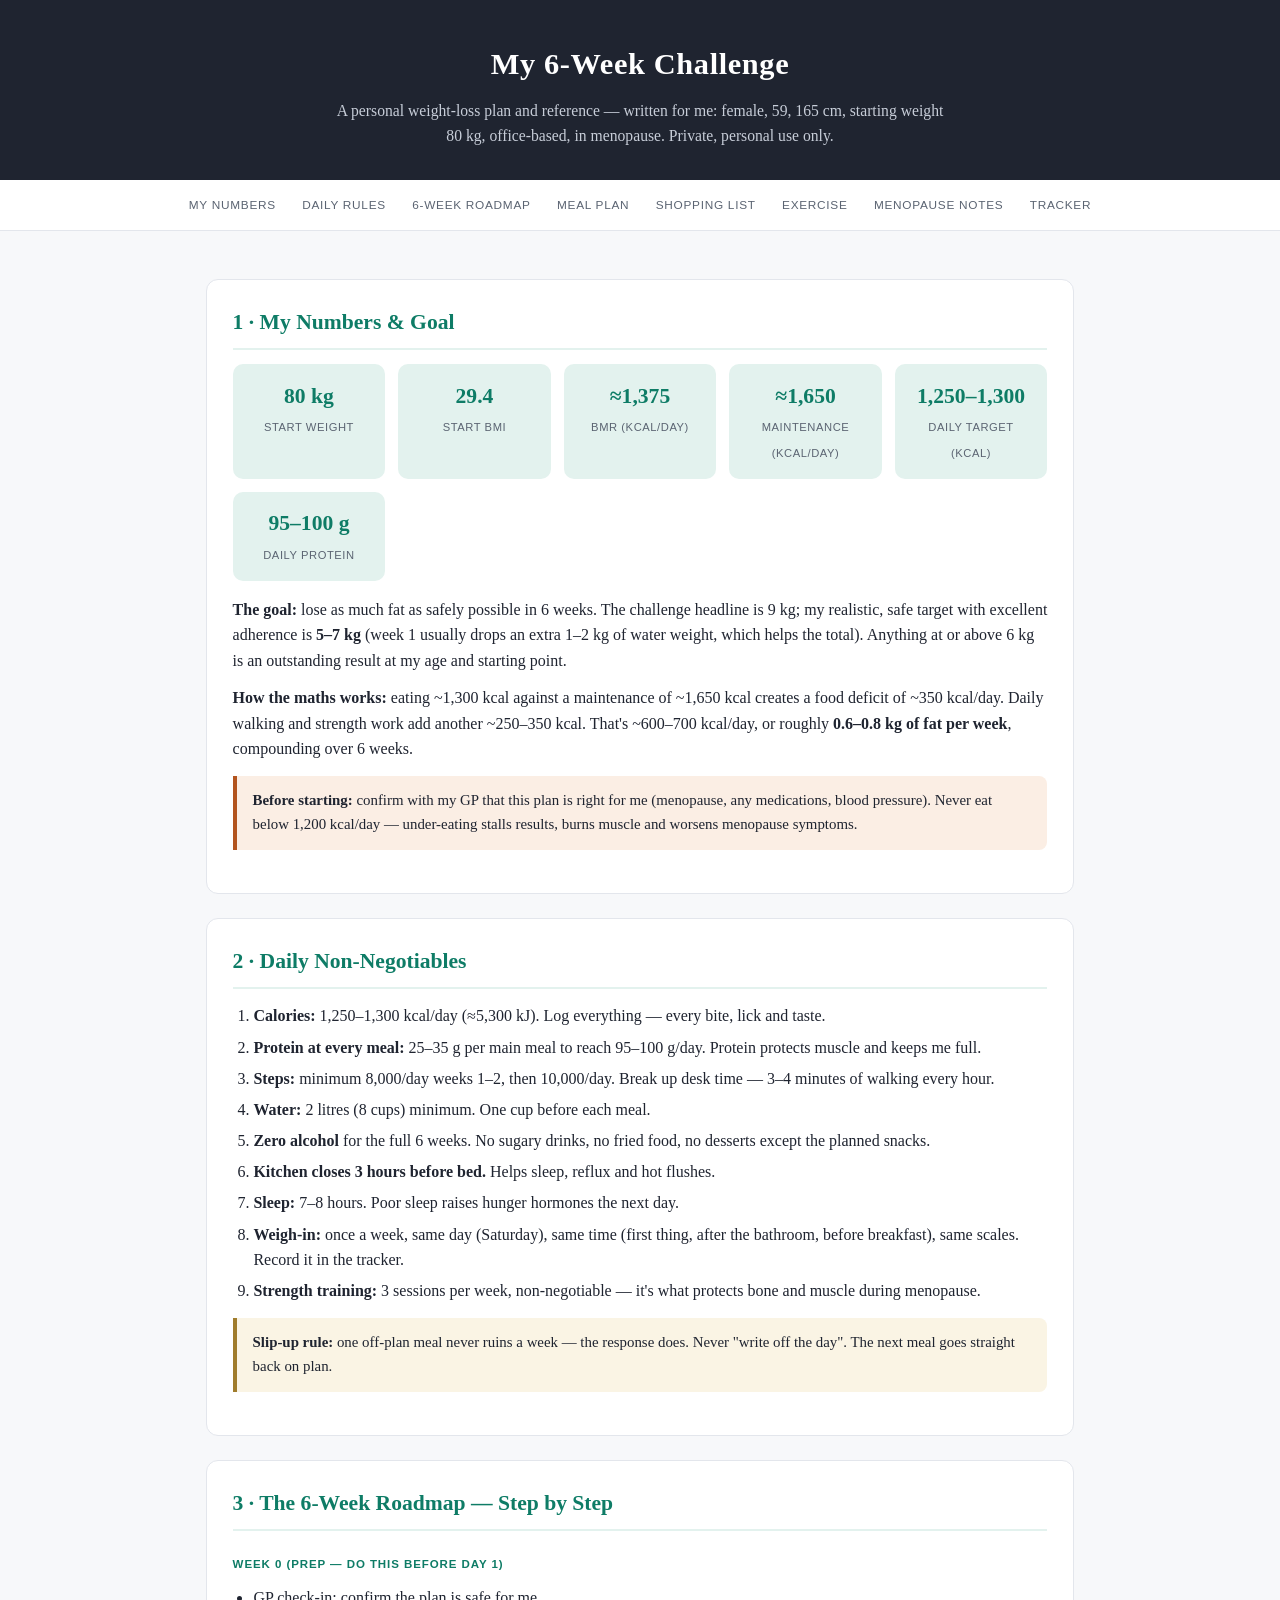
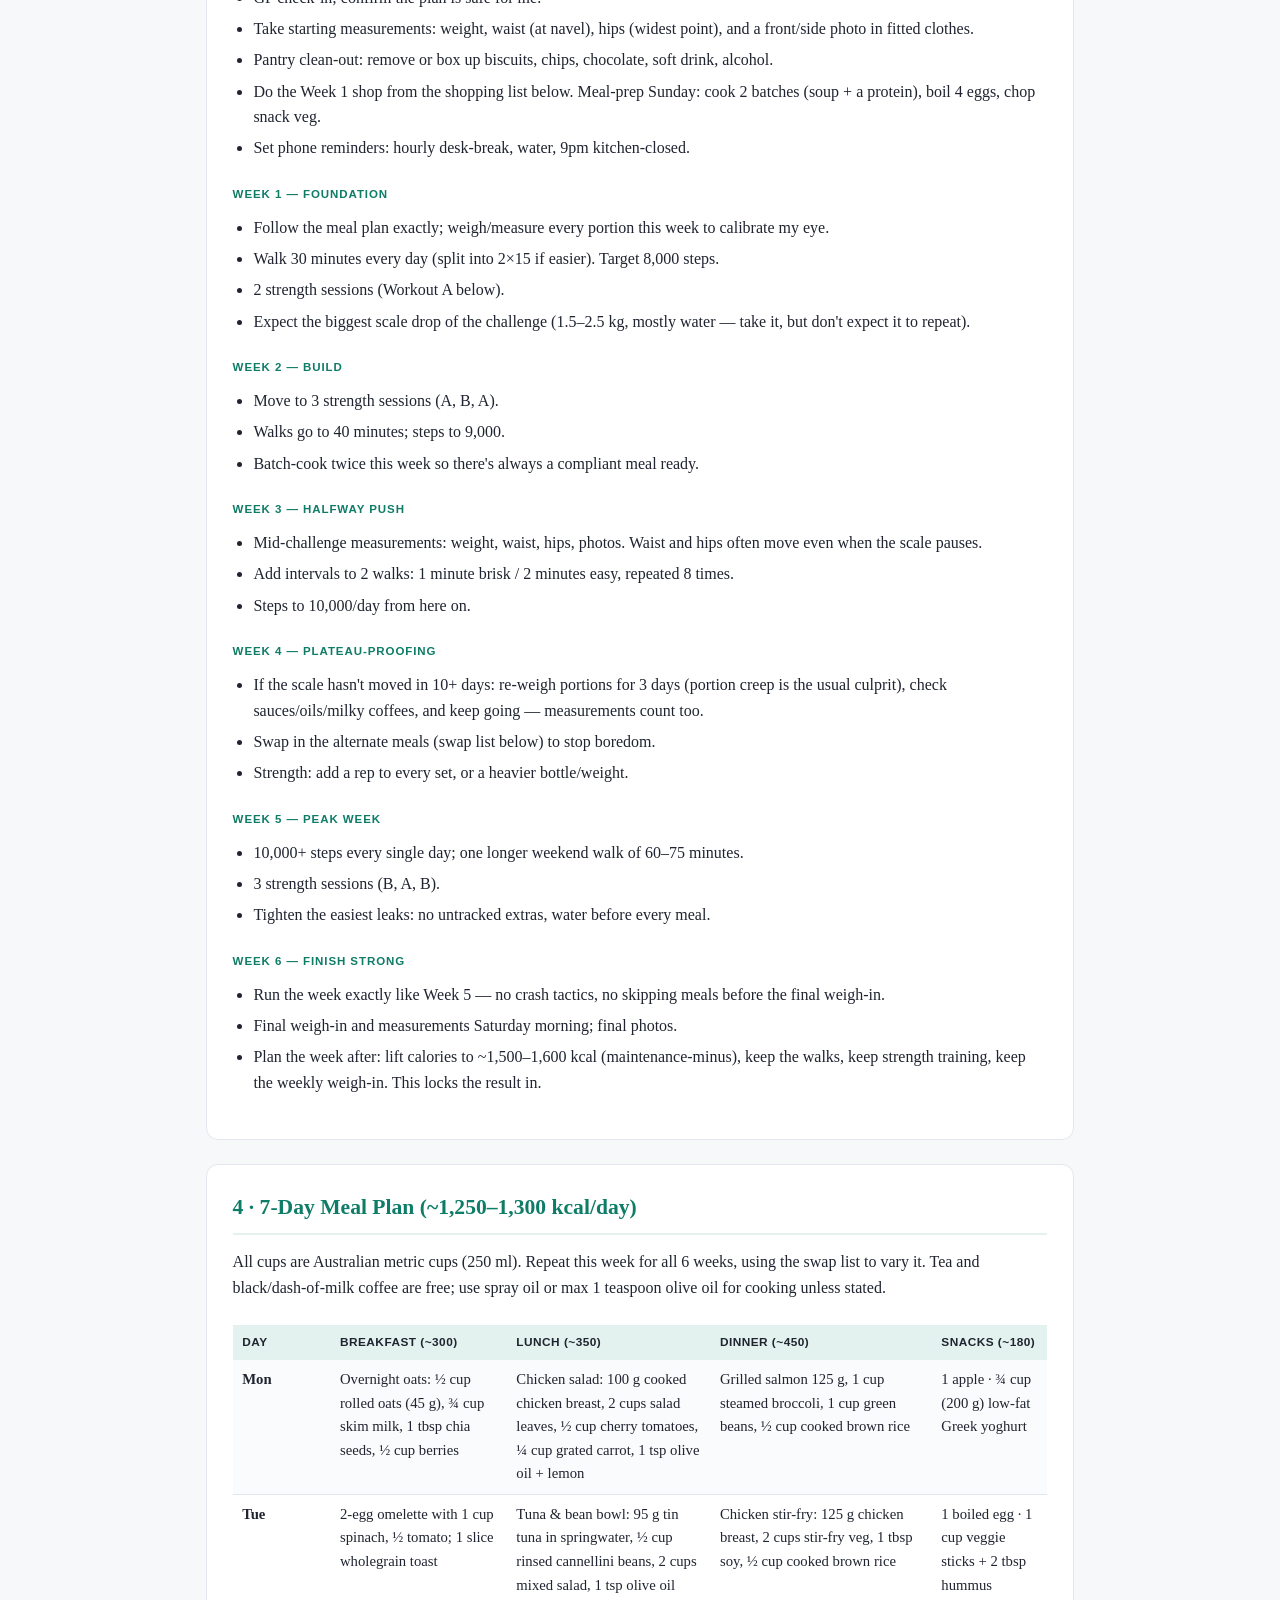
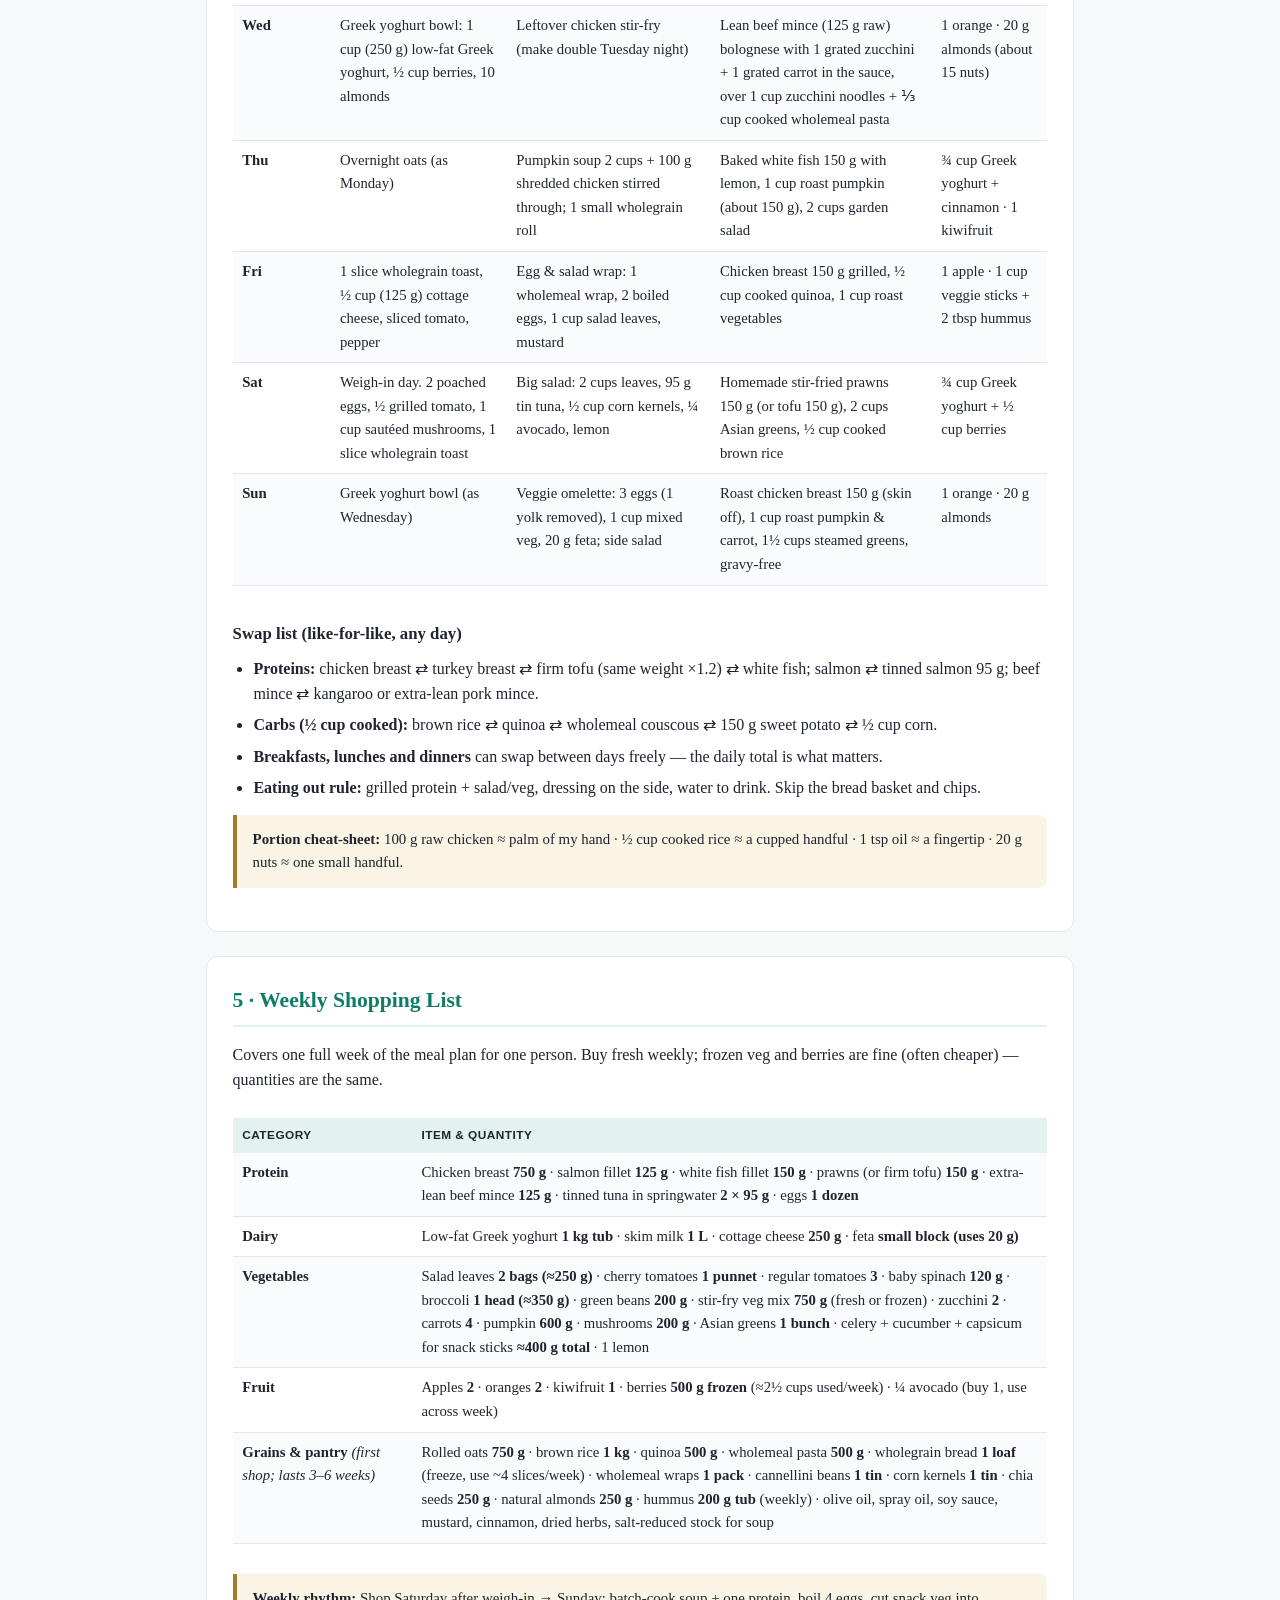
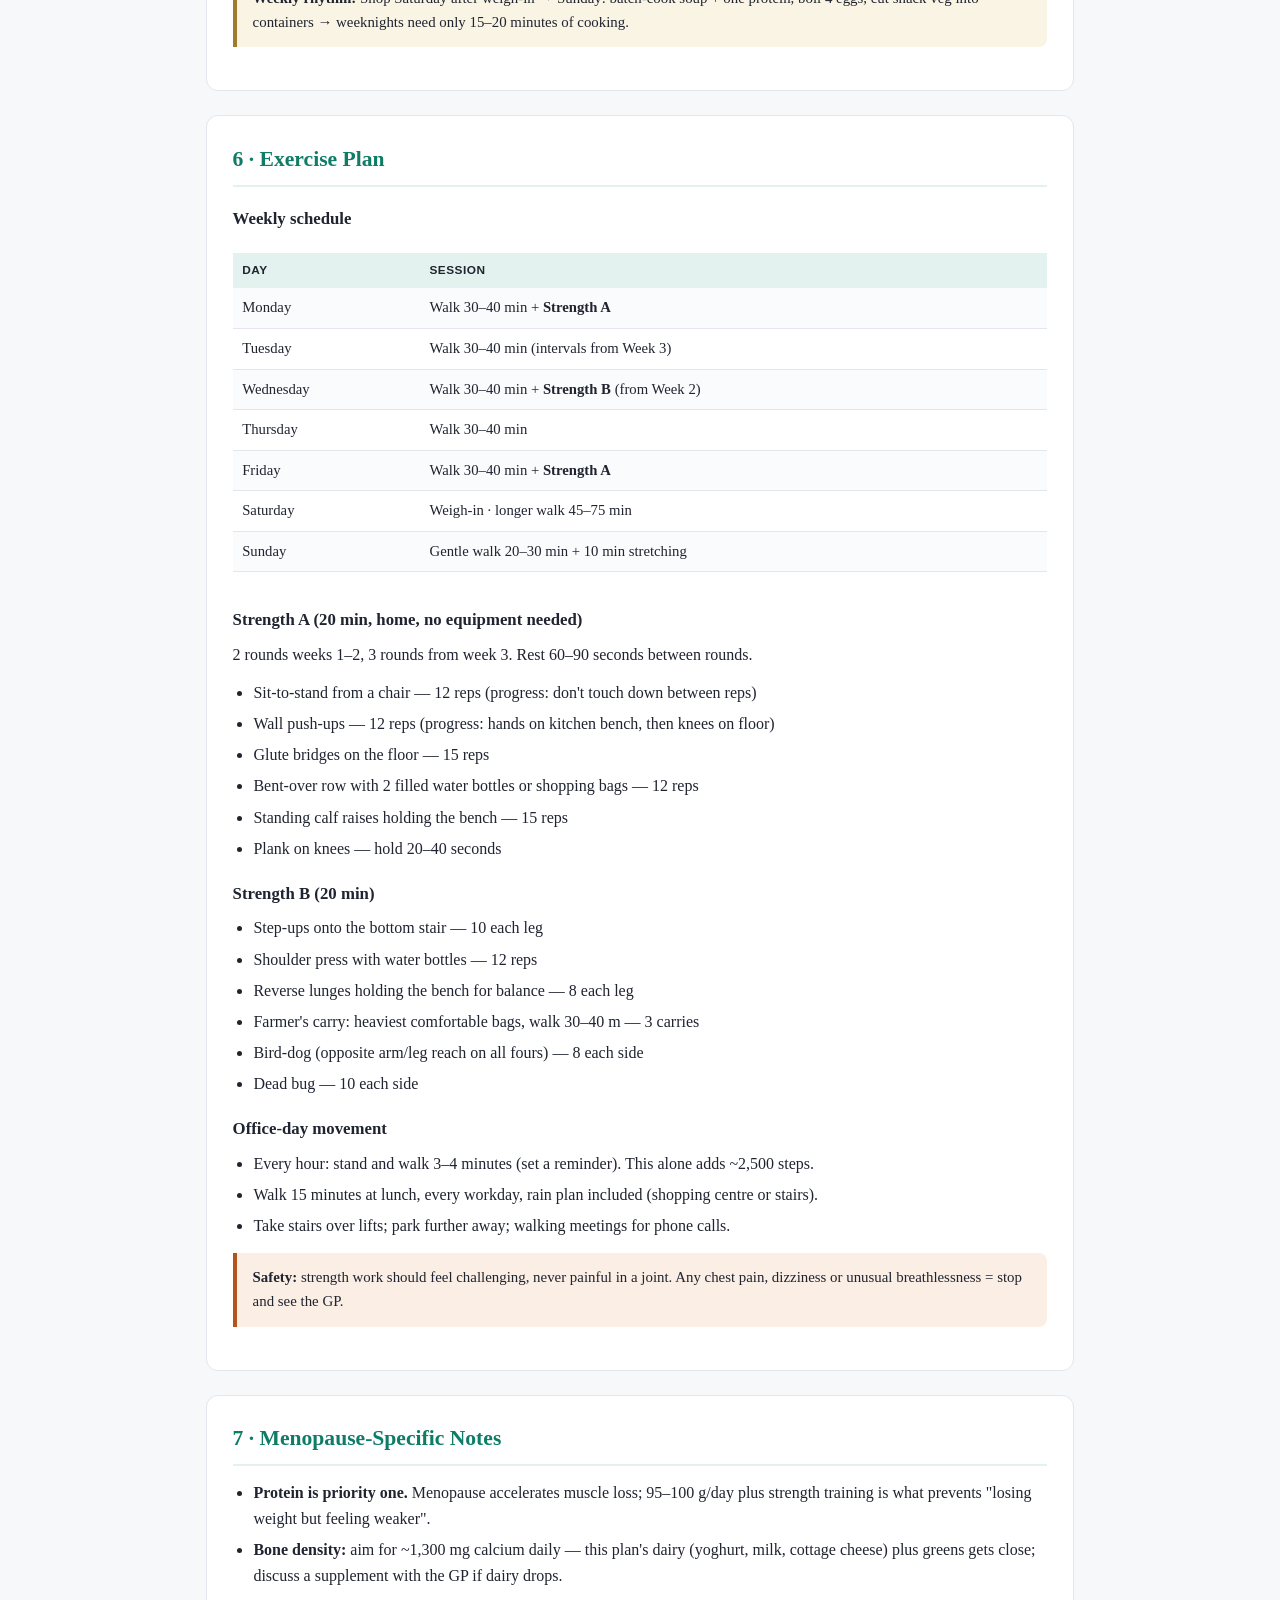
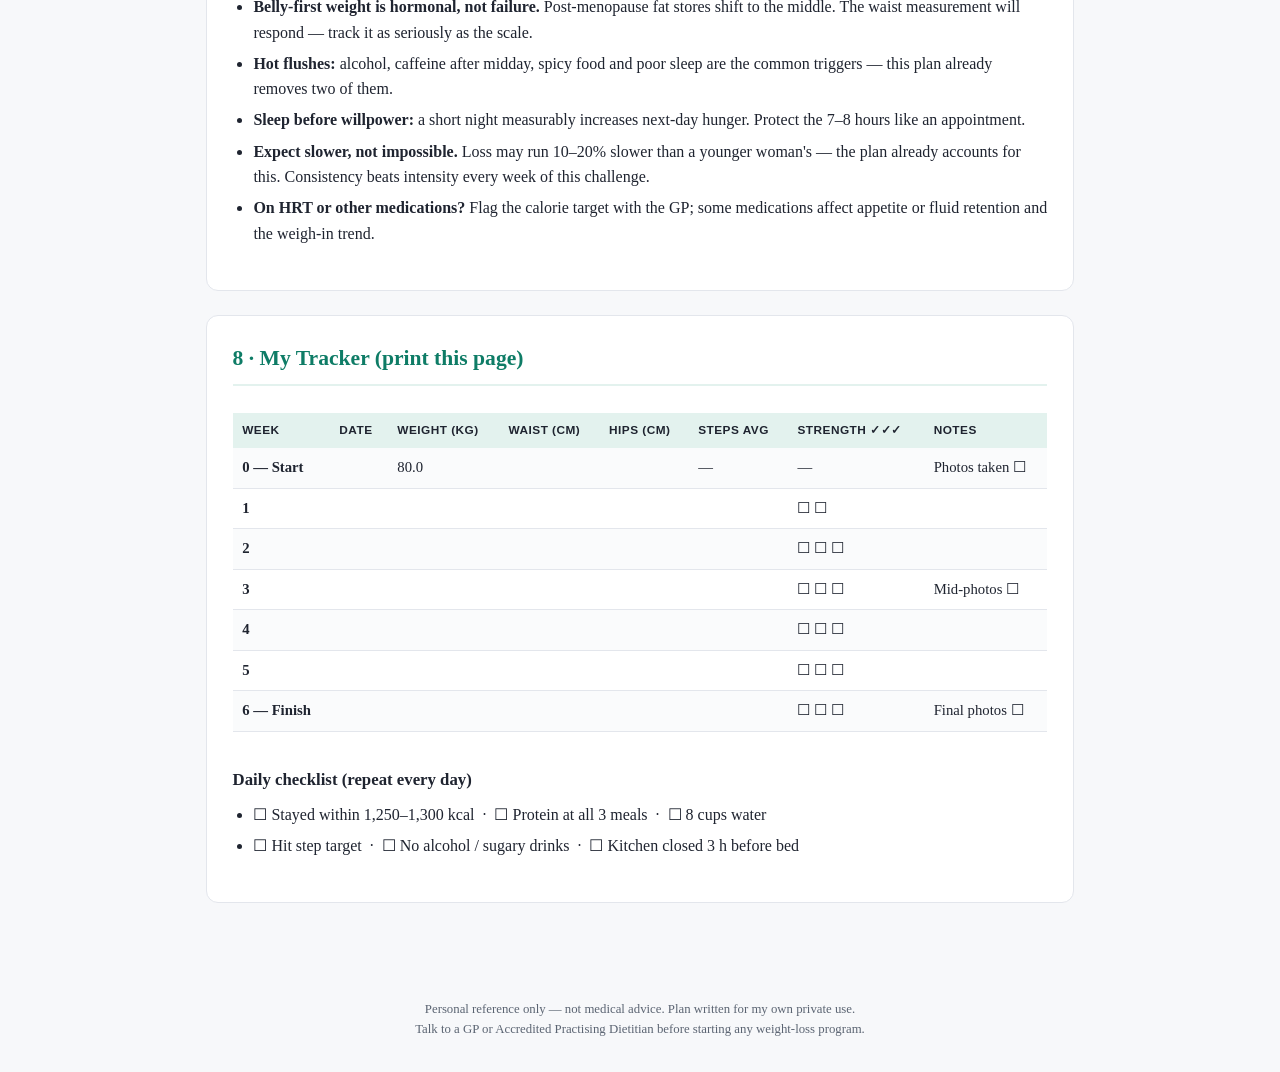
<file: gravity-challenge/index.html>
<!DOCTYPE html>
<html lang="en-AU">
<head>
<meta charset="UTF-8">
<meta name="viewport" content="width=device-width, initial-scale=1.0">
<meta name="robots" content="noindex, nofollow">
<title>My 6-Week Challenge — Personal Plan</title>
<style>
  :root{
    --ink:#1f2430; --muted:#5b6472; --bg:#f7f8fa; --card:#ffffff;
    --accent:#0e7c66; --accent-soft:#e3f2ee; --warn:#b3541e; --warn-soft:#fbeee4;
    --line:#e3e6ec; --gold:#a07c2c; --gold-soft:#faf4e4;
  }
  *{box-sizing:border-box; margin:0; padding:0;}
  body{font-family:Georgia,'Times New Roman',serif; background:var(--bg); color:var(--ink); line-height:1.6;}
  header{background:var(--ink); color:#fff; padding:2.5rem 1rem 2rem; text-align:center;}
  header h1{font-size:1.9rem; letter-spacing:.02em;}
  header p{color:#c7cdd8; max-width:640px; margin:.6rem auto 0; font-size:.98rem;}
  nav{background:#fff; border-bottom:1px solid var(--line); position:sticky; top:0; z-index:10;
      display:flex; flex-wrap:wrap; justify-content:center; gap:.25rem; padding:.5rem;}
  nav a{font-family:Verdana,Arial,sans-serif; font-size:.74rem; text-transform:uppercase; letter-spacing:.06em;
      color:var(--muted); text-decoration:none; padding:.45rem .7rem; border-radius:6px;}
  nav a:hover{background:var(--accent-soft); color:var(--accent);}
  main{max-width:900px; margin:0 auto; padding:1.5rem 1rem 4rem;}
  section{background:var(--card); border:1px solid var(--line); border-radius:12px;
      padding:1.6rem 1.6rem 1.8rem; margin-top:1.5rem;}
  h2{font-size:1.35rem; color:var(--accent); margin-bottom:.9rem; padding-bottom:.5rem; border-bottom:2px solid var(--accent-soft);}
  h3{font-size:1.05rem; margin:1.2rem 0 .5rem;}
  p{margin-bottom:.75rem;}
  ul,ol{margin:0 0 .9rem 1.3rem;}
  li{margin-bottom:.35rem;}
  table{width:100%; border-collapse:collapse; margin:.8rem 0 1rem; font-size:.92rem;}
  th{background:var(--accent-soft); color:var(--ink); text-align:left; padding:.5rem .6rem; font-family:Verdana,Arial,sans-serif; font-size:.74rem; text-transform:uppercase; letter-spacing:.04em;}
  td{padding:.5rem .6rem; border-bottom:1px solid var(--line); vertical-align:top;}
  tr:nth-child(even) td{background:#fafbfc;}
  .table-wrap{overflow-x:auto;}
  .stat-grid{display:grid; grid-template-columns:repeat(auto-fit,minmax(150px,1fr)); gap:.8rem; margin:.5rem 0 1rem;}
  .stat{background:var(--accent-soft); border-radius:10px; padding:.9rem; text-align:center;}
  .stat b{display:block; font-size:1.35rem; color:var(--accent);}
  .stat span{font-family:Verdana,Arial,sans-serif; font-size:.7rem; text-transform:uppercase; letter-spacing:.05em; color:var(--muted);}
  .note{background:var(--warn-soft); border-left:4px solid var(--warn); border-radius:0 8px 8px 0; padding:.8rem 1rem; margin:.9rem 0; font-size:.93rem;}
  .tip{background:var(--gold-soft); border-left:4px solid var(--gold); border-radius:0 8px 8px 0; padding:.8rem 1rem; margin:.9rem 0; font-size:.93rem;}
  .pill{display:inline-block; font-family:Verdana,Arial,sans-serif; font-size:.68rem; text-transform:uppercase; letter-spacing:.05em; background:var(--accent); color:#fff; border-radius:999px; padding:.15rem .6rem; margin-right:.4rem;}
  .week-label{font-family:Verdana,Arial,sans-serif; font-size:.72rem; color:var(--accent); text-transform:uppercase; letter-spacing:.08em;}
  footer{text-align:center; color:var(--muted); font-size:.8rem; padding:2rem 1rem;}
  @media print{
    nav{display:none;} header{background:#fff; color:#000;} header p{color:#333;}
    section{border:none; page-break-inside:avoid;} body{background:#fff;}
  }
</style>
</head>
<body>

<header>
  <h1>My 6-Week Challenge</h1>
  <p>A personal weight-loss plan and reference — written for me: female, 59, 165&nbsp;cm, starting weight 80&nbsp;kg, office-based, in menopause. Private, personal use only.</p>
</header>

<nav>
  <a href="#numbers">My Numbers</a>
  <a href="#rules">Daily Rules</a>
  <a href="#roadmap">6-Week Roadmap</a>
  <a href="#meals">Meal Plan</a>
  <a href="#shopping">Shopping List</a>
  <a href="#exercise">Exercise</a>
  <a href="#menopause">Menopause Notes</a>
  <a href="#tracker">Tracker</a>
</nav>

<main>

<!-- ===================== MY NUMBERS ===================== -->
<section id="numbers">
  <h2>1 · My Numbers &amp; Goal</h2>
  <div class="stat-grid">
    <div class="stat"><b>80 kg</b><span>Start weight</span></div>
    <div class="stat"><b>29.4</b><span>Start BMI</span></div>
    <div class="stat"><b>≈1,375</b><span>BMR (kcal/day)</span></div>
    <div class="stat"><b>≈1,650</b><span>Maintenance (kcal/day)</span></div>
    <div class="stat"><b>1,250–1,300</b><span>Daily target (kcal)</span></div>
    <div class="stat"><b>95–100 g</b><span>Daily protein</span></div>
  </div>
  <p><strong>The goal:</strong> lose as much fat as safely possible in 6 weeks. The challenge headline is 9&nbsp;kg; my realistic, safe target with excellent adherence is <strong>5–7&nbsp;kg</strong> (week&nbsp;1 usually drops an extra 1–2&nbsp;kg of water weight, which helps the total). Anything at or above 6&nbsp;kg is an outstanding result at my age and starting point.</p>
  <p><strong>How the maths works:</strong> eating ~1,300&nbsp;kcal against a maintenance of ~1,650&nbsp;kcal creates a food deficit of ~350&nbsp;kcal/day. Daily walking and strength work add another ~250–350&nbsp;kcal. That's ~600–700&nbsp;kcal/day, or roughly <strong>0.6–0.8&nbsp;kg of fat per week</strong>, compounding over 6 weeks.</p>
  <div class="note"><strong>Before starting:</strong> confirm with my GP that this plan is right for me (menopause, any medications, blood pressure). Never eat below 1,200&nbsp;kcal/day — under-eating stalls results, burns muscle and worsens menopause symptoms.</div>
</section>

<!-- ===================== DAILY RULES ===================== -->
<section id="rules">
  <h2>2 · Daily Non-Negotiables</h2>
  <ol>
    <li><strong>Calories:</strong> 1,250–1,300&nbsp;kcal/day (≈5,300&nbsp;kJ). Log everything — every bite, lick and taste.</li>
    <li><strong>Protein at every meal:</strong> 25–35&nbsp;g per main meal to reach 95–100&nbsp;g/day. Protein protects muscle and keeps me full.</li>
    <li><strong>Steps:</strong> minimum 8,000/day weeks 1–2, then 10,000/day. Break up desk time — 3–4 minutes of walking every hour.</li>
    <li><strong>Water:</strong> 2&nbsp;litres (8 cups) minimum. One cup before each meal.</li>
    <li><strong>Zero alcohol</strong> for the full 6 weeks. No sugary drinks, no fried food, no desserts except the planned snacks.</li>
    <li><strong>Kitchen closes 3 hours before bed.</strong> Helps sleep, reflux and hot flushes.</li>
    <li><strong>Sleep:</strong> 7–8 hours. Poor sleep raises hunger hormones the next day.</li>
    <li><strong>Weigh-in:</strong> once a week, same day (Saturday), same time (first thing, after the bathroom, before breakfast), same scales. Record it in the tracker.</li>
    <li><strong>Strength training:</strong> 3 sessions per week, non-negotiable — it's what protects bone and muscle during menopause.</li>
  </ol>
  <div class="tip"><strong>Slip-up rule:</strong> one off-plan meal never ruins a week — the response does. Never "write off the day". The next meal goes straight back on plan.</div>
</section>

<!-- ===================== ROADMAP ===================== -->
<section id="roadmap">
  <h2>3 · The 6-Week Roadmap — Step by Step</h2>

  <h3><span class="week-label">Week 0 (Prep — do this before Day 1)</span></h3>
  <ul>
    <li>GP check-in; confirm the plan is safe for me.</li>
    <li>Take starting measurements: weight, waist (at navel), hips (widest point), and a front/side photo in fitted clothes.</li>
    <li>Pantry clean-out: remove or box up biscuits, chips, chocolate, soft drink, alcohol.</li>
    <li>Do the Week 1 shop from the shopping list below. Meal-prep Sunday: cook 2 batches (soup + a protein), boil 4 eggs, chop snack veg.</li>
    <li>Set phone reminders: hourly desk-break, water, 9pm kitchen-closed.</li>
  </ul>

  <h3><span class="week-label">Week 1 — Foundation</span></h3>
  <ul>
    <li>Follow the meal plan exactly; weigh/measure every portion this week to calibrate my eye.</li>
    <li>Walk 30 minutes every day (split into 2×15 if easier). Target 8,000 steps.</li>
    <li>2 strength sessions (Workout A below).</li>
    <li>Expect the biggest scale drop of the challenge (1.5–2.5&nbsp;kg, mostly water — take it, but don't expect it to repeat).</li>
  </ul>

  <h3><span class="week-label">Week 2 — Build</span></h3>
  <ul>
    <li>Move to 3 strength sessions (A, B, A).</li>
    <li>Walks go to 40 minutes; steps to 9,000.</li>
    <li>Batch-cook twice this week so there's always a compliant meal ready.</li>
  </ul>

  <h3><span class="week-label">Week 3 — Halfway Push</span></h3>
  <ul>
    <li>Mid-challenge measurements: weight, waist, hips, photos. Waist and hips often move even when the scale pauses.</li>
    <li>Add intervals to 2 walks: 1 minute brisk / 2 minutes easy, repeated 8 times.</li>
    <li>Steps to 10,000/day from here on.</li>
  </ul>

  <h3><span class="week-label">Week 4 — Plateau-Proofing</span></h3>
  <ul>
    <li>If the scale hasn't moved in 10+ days: re-weigh portions for 3 days (portion creep is the usual culprit), check sauces/oils/milky coffees, and keep going — measurements count too.</li>
    <li>Swap in the alternate meals (swap list below) to stop boredom.</li>
    <li>Strength: add a rep to every set, or a heavier bottle/weight.</li>
  </ul>

  <h3><span class="week-label">Week 5 — Peak Week</span></h3>
  <ul>
    <li>10,000+ steps every single day; one longer weekend walk of 60–75 minutes.</li>
    <li>3 strength sessions (B, A, B).</li>
    <li>Tighten the easiest leaks: no untracked extras, water before every meal.</li>
  </ul>

  <h3><span class="week-label">Week 6 — Finish Strong</span></h3>
  <ul>
    <li>Run the week exactly like Week 5 — no crash tactics, no skipping meals before the final weigh-in.</li>
    <li>Final weigh-in and measurements Saturday morning; final photos.</li>
    <li>Plan the week after: lift calories to ~1,500–1,600&nbsp;kcal (maintenance-minus), keep the walks, keep strength training, keep the weekly weigh-in. This locks the result in.</li>
  </ul>
</section>

<!-- ===================== MEAL PLAN ===================== -->
<section id="meals">
  <h2>4 · 7-Day Meal Plan (~1,250–1,300 kcal/day)</h2>
  <p>All cups are Australian metric cups (250&nbsp;ml). Repeat this week for all 6 weeks, using the swap list to vary it. Tea and black/dash-of-milk coffee are free; use spray oil or max 1 teaspoon olive oil for cooking unless stated.</p>

  <div class="table-wrap">
  <table>
    <tr><th style="width:12%">Day</th><th>Breakfast (~300)</th><th>Lunch (~350)</th><th>Dinner (~450)</th><th>Snacks (~180)</th></tr>
    <tr><td><strong>Mon</strong></td>
      <td>Overnight oats: ½ cup rolled oats (45&nbsp;g), ¾ cup skim milk, 1 tbsp chia seeds, ½ cup berries</td>
      <td>Chicken salad: 100&nbsp;g cooked chicken breast, 2 cups salad leaves, ½ cup cherry tomatoes, ¼ cup grated carrot, 1 tsp olive oil + lemon</td>
      <td>Grilled salmon 125&nbsp;g, 1 cup steamed broccoli, 1 cup green beans, ½ cup cooked brown rice</td>
      <td>1 apple · ¾ cup (200&nbsp;g) low-fat Greek yoghurt</td></tr>
    <tr><td><strong>Tue</strong></td>
      <td>2-egg omelette with 1 cup spinach, ½ tomato; 1 slice wholegrain toast</td>
      <td>Tuna &amp; bean bowl: 95&nbsp;g tin tuna in springwater, ½ cup rinsed cannellini beans, 2 cups mixed salad, 1 tsp olive oil</td>
      <td>Chicken stir-fry: 125&nbsp;g chicken breast, 2 cups stir-fry veg, 1 tbsp soy, ½ cup cooked brown rice</td>
      <td>1 boiled egg · 1 cup veggie sticks + 2 tbsp hummus</td></tr>
    <tr><td><strong>Wed</strong></td>
      <td>Greek yoghurt bowl: 1 cup (250&nbsp;g) low-fat Greek yoghurt, ½ cup berries, 10 almonds</td>
      <td>Leftover chicken stir-fry (make double Tuesday night)</td>
      <td>Lean beef mince (125&nbsp;g raw) bolognese with 1 grated zucchini + 1 grated carrot in the sauce, over 1 cup zucchini noodles + ⅓ cup cooked wholemeal pasta</td>
      <td>1 orange · 20&nbsp;g almonds (about 15 nuts)</td></tr>
    <tr><td><strong>Thu</strong></td>
      <td>Overnight oats (as Monday)</td>
      <td>Pumpkin soup 2 cups + 100&nbsp;g shredded chicken stirred through; 1 small wholegrain roll</td>
      <td>Baked white fish 150&nbsp;g with lemon, 1 cup roast pumpkin (about 150&nbsp;g), 2 cups garden salad</td>
      <td>¾ cup Greek yoghurt + cinnamon · 1 kiwifruit</td></tr>
    <tr><td><strong>Fri</strong></td>
      <td>1 slice wholegrain toast, ½ cup (125&nbsp;g) cottage cheese, sliced tomato, pepper</td>
      <td>Egg &amp; salad wrap: 1 wholemeal wrap, 2 boiled eggs, 1 cup salad leaves, mustard</td>
      <td>Chicken breast 150&nbsp;g grilled, ½ cup cooked quinoa, 1 cup roast vegetables</td>
      <td>1 apple · 1 cup veggie sticks + 2 tbsp hummus</td></tr>
    <tr><td><strong>Sat</strong></td>
      <td>Weigh-in day. 2 poached eggs, ½ grilled tomato, 1 cup sautéed mushrooms, 1 slice wholegrain toast</td>
      <td>Big salad: 2 cups leaves, 95&nbsp;g tin tuna, ½ cup corn kernels, ¼ avocado, lemon</td>
      <td>Homemade stir-fried prawns 150&nbsp;g (or tofu 150&nbsp;g), 2 cups Asian greens, ½ cup cooked brown rice</td>
      <td>¾ cup Greek yoghurt + ½ cup berries</td></tr>
    <tr><td><strong>Sun</strong></td>
      <td>Greek yoghurt bowl (as Wednesday)</td>
      <td>Veggie omelette: 3 eggs (1 yolk removed), 1 cup mixed veg, 20&nbsp;g feta; side salad</td>
      <td>Roast chicken breast 150&nbsp;g (skin off), 1 cup roast pumpkin &amp; carrot, 1½ cups steamed greens, gravy-free</td>
      <td>1 orange · 20&nbsp;g almonds</td></tr>
  </table>
  </div>

  <h3>Swap list (like-for-like, any day)</h3>
  <ul>
    <li><strong>Proteins:</strong> chicken breast ⇄ turkey breast ⇄ firm tofu (same weight ×1.2) ⇄ white fish; salmon ⇄ tinned salmon 95&nbsp;g; beef mince ⇄ kangaroo or extra-lean pork mince.</li>
    <li><strong>Carbs (½ cup cooked):</strong> brown rice ⇄ quinoa ⇄ wholemeal couscous ⇄ 150&nbsp;g sweet potato ⇄ ½ cup corn.</li>
    <li><strong>Breakfasts, lunches and dinners</strong> can swap between days freely — the daily total is what matters.</li>
    <li><strong>Eating out rule:</strong> grilled protein + salad/veg, dressing on the side, water to drink. Skip the bread basket and chips.</li>
  </ul>
  <div class="tip"><strong>Portion cheat-sheet:</strong> 100&nbsp;g raw chicken ≈ palm of my hand · ½ cup cooked rice ≈ a cupped handful · 1 tsp oil ≈ a fingertip · 20&nbsp;g nuts ≈ one small handful.</div>
</section>

<!-- ===================== SHOPPING LIST ===================== -->
<section id="shopping">
  <h2>5 · Weekly Shopping List</h2>
  <p>Covers one full week of the meal plan for one person. Buy fresh weekly; frozen veg and berries are fine (often cheaper) — quantities are the same.</p>

  <div class="table-wrap">
  <table>
    <tr><th style="width:22%">Category</th><th>Item &amp; quantity</th></tr>
    <tr><td><strong>Protein</strong></td><td>
      Chicken breast <strong>750&nbsp;g</strong> · salmon fillet <strong>125&nbsp;g</strong> · white fish fillet <strong>150&nbsp;g</strong> · prawns (or firm tofu) <strong>150&nbsp;g</strong> · extra-lean beef mince <strong>125&nbsp;g</strong> · tinned tuna in springwater <strong>2 × 95&nbsp;g</strong> · eggs <strong>1 dozen</strong>
    </td></tr>
    <tr><td><strong>Dairy</strong></td><td>
      Low-fat Greek yoghurt <strong>1&nbsp;kg tub</strong> · skim milk <strong>1&nbsp;L</strong> · cottage cheese <strong>250&nbsp;g</strong> · feta <strong>small block (uses 20&nbsp;g)</strong>
    </td></tr>
    <tr><td><strong>Vegetables</strong></td><td>
      Salad leaves <strong>2 bags (≈250&nbsp;g)</strong> · cherry tomatoes <strong>1 punnet</strong> · regular tomatoes <strong>3</strong> · baby spinach <strong>120&nbsp;g</strong> · broccoli <strong>1 head (≈350&nbsp;g)</strong> · green beans <strong>200&nbsp;g</strong> · stir-fry veg mix <strong>750&nbsp;g</strong> (fresh or frozen) · zucchini <strong>2</strong> · carrots <strong>4</strong> · pumpkin <strong>600&nbsp;g</strong> · mushrooms <strong>200&nbsp;g</strong> · Asian greens <strong>1 bunch</strong> · celery + cucumber + capsicum for snack sticks <strong>≈400&nbsp;g total</strong> · 1 lemon
    </td></tr>
    <tr><td><strong>Fruit</strong></td><td>
      Apples <strong>2</strong> · oranges <strong>2</strong> · kiwifruit <strong>1</strong> · berries <strong>500&nbsp;g frozen</strong> (≈2½ cups used/week) · ¼ avocado (buy 1, use across week)
    </td></tr>
    <tr><td><strong>Grains &amp; pantry</strong> <em>(first shop; lasts 3–6 weeks)</em></td><td>
      Rolled oats <strong>750&nbsp;g</strong> · brown rice <strong>1&nbsp;kg</strong> · quinoa <strong>500&nbsp;g</strong> · wholemeal pasta <strong>500&nbsp;g</strong> · wholegrain bread <strong>1 loaf</strong> (freeze, use ~4 slices/week) · wholemeal wraps <strong>1 pack</strong> · cannellini beans <strong>1 tin</strong> · corn kernels <strong>1 tin</strong> · chia seeds <strong>250&nbsp;g</strong> · natural almonds <strong>250&nbsp;g</strong> · hummus <strong>200&nbsp;g tub</strong> (weekly) · olive oil, spray oil, soy sauce, mustard, cinnamon, dried herbs, salt-reduced stock for soup
    </td></tr>
  </table>
  </div>
  <div class="tip"><strong>Weekly rhythm:</strong> Shop Saturday after weigh-in → Sunday: batch-cook soup + one protein, boil 4 eggs, cut snack veg into containers → weeknights need only 15–20 minutes of cooking.</div>
</section>

<!-- ===================== EXERCISE ===================== -->
<section id="exercise">
  <h2>6 · Exercise Plan</h2>

  <h3>Weekly schedule</h3>
  <div class="table-wrap">
  <table>
    <tr><th>Day</th><th>Session</th></tr>
    <tr><td>Monday</td><td>Walk 30–40 min + <strong>Strength A</strong></td></tr>
    <tr><td>Tuesday</td><td>Walk 30–40 min (intervals from Week 3)</td></tr>
    <tr><td>Wednesday</td><td>Walk 30–40 min + <strong>Strength B</strong> (from Week 2)</td></tr>
    <tr><td>Thursday</td><td>Walk 30–40 min</td></tr>
    <tr><td>Friday</td><td>Walk 30–40 min + <strong>Strength A</strong></td></tr>
    <tr><td>Saturday</td><td>Weigh-in · longer walk 45–75 min</td></tr>
    <tr><td>Sunday</td><td>Gentle walk 20–30 min + 10 min stretching</td></tr>
  </table>
  </div>

  <h3>Strength A (20 min, home, no equipment needed)</h3>
  <p>2 rounds weeks 1–2, 3 rounds from week 3. Rest 60–90 seconds between rounds.</p>
  <ul>
    <li>Sit-to-stand from a chair — 12 reps (progress: don't touch down between reps)</li>
    <li>Wall push-ups — 12 reps (progress: hands on kitchen bench, then knees on floor)</li>
    <li>Glute bridges on the floor — 15 reps</li>
    <li>Bent-over row with 2 filled water bottles or shopping bags — 12 reps</li>
    <li>Standing calf raises holding the bench — 15 reps</li>
    <li>Plank on knees — hold 20–40 seconds</li>
  </ul>

  <h3>Strength B (20 min)</h3>
  <ul>
    <li>Step-ups onto the bottom stair — 10 each leg</li>
    <li>Shoulder press with water bottles — 12 reps</li>
    <li>Reverse lunges holding the bench for balance — 8 each leg</li>
    <li>Farmer's carry: heaviest comfortable bags, walk 30–40 m — 3 carries</li>
    <li>Bird-dog (opposite arm/leg reach on all fours) — 8 each side</li>
    <li>Dead bug — 10 each side</li>
  </ul>

  <h3>Office-day movement</h3>
  <ul>
    <li>Every hour: stand and walk 3–4 minutes (set a reminder). This alone adds ~2,500 steps.</li>
    <li>Walk 15 minutes at lunch, every workday, rain plan included (shopping centre or stairs).</li>
    <li>Take stairs over lifts; park further away; walking meetings for phone calls.</li>
  </ul>
  <div class="note"><strong>Safety:</strong> strength work should feel challenging, never painful in a joint. Any chest pain, dizziness or unusual breathlessness = stop and see the GP.</div>
</section>

<!-- ===================== MENOPAUSE ===================== -->
<section id="menopause">
  <h2>7 · Menopause-Specific Notes</h2>
  <ul>
    <li><strong>Protein is priority one.</strong> Menopause accelerates muscle loss; 95–100&nbsp;g/day plus strength training is what prevents "losing weight but feeling weaker".</li>
    <li><strong>Bone density:</strong> aim for ~1,300&nbsp;mg calcium daily — this plan's dairy (yoghurt, milk, cottage cheese) plus greens gets close; discuss a supplement with the GP if dairy drops.</li>
    <li><strong>Belly-first weight is hormonal, not failure.</strong> Post-menopause fat stores shift to the middle. The waist measurement will respond — track it as seriously as the scale.</li>
    <li><strong>Hot flushes:</strong> alcohol, caffeine after midday, spicy food and poor sleep are the common triggers — this plan already removes two of them.</li>
    <li><strong>Sleep before willpower:</strong> a short night measurably increases next-day hunger. Protect the 7–8 hours like an appointment.</li>
    <li><strong>Expect slower, not impossible.</strong> Loss may run 10–20% slower than a younger woman's — the plan already accounts for this. Consistency beats intensity every week of this challenge.</li>
    <li><strong>On HRT or other medications?</strong> Flag the calorie target with the GP; some medications affect appetite or fluid retention and the weigh-in trend.</li>
  </ul>
</section>

<!-- ===================== TRACKER ===================== -->
<section id="tracker">
  <h2>8 · My Tracker (print this page)</h2>
  <div class="table-wrap">
  <table>
    <tr><th>Week</th><th>Date</th><th>Weight (kg)</th><th>Waist (cm)</th><th>Hips (cm)</th><th>Steps avg</th><th>Strength ✓✓✓</th><th>Notes</th></tr>
    <tr><td><strong>0 — Start</strong></td><td></td><td>80.0</td><td></td><td></td><td>—</td><td>—</td><td>Photos taken ☐</td></tr>
    <tr><td><strong>1</strong></td><td></td><td></td><td></td><td></td><td></td><td>☐ ☐</td><td></td></tr>
    <tr><td><strong>2</strong></td><td></td><td></td><td></td><td></td><td></td><td>☐ ☐ ☐</td><td></td></tr>
    <tr><td><strong>3</strong></td><td></td><td></td><td></td><td></td><td></td><td>☐ ☐ ☐</td><td>Mid-photos ☐</td></tr>
    <tr><td><strong>4</strong></td><td></td><td></td><td></td><td></td><td></td><td>☐ ☐ ☐</td><td></td></tr>
    <tr><td><strong>5</strong></td><td></td><td></td><td></td><td></td><td></td><td>☐ ☐ ☐</td><td></td></tr>
    <tr><td><strong>6 — Finish</strong></td><td></td><td></td><td></td><td></td><td></td><td>☐ ☐ ☐</td><td>Final photos ☐</td></tr>
  </table>
  </div>
  <h3>Daily checklist (repeat every day)</h3>
  <ul>
    <li>☐ Stayed within 1,250–1,300&nbsp;kcal &nbsp;·&nbsp; ☐ Protein at all 3 meals &nbsp;·&nbsp; ☐ 8 cups water</li>
    <li>☐ Hit step target &nbsp;·&nbsp; ☐ No alcohol / sugary drinks &nbsp;·&nbsp; ☐ Kitchen closed 3&nbsp;h before bed</li>
  </ul>
</section>

</main>

<footer>
  Personal reference only — not medical advice. Plan written for my own private use.<br>
  Talk to a GP or Accredited Practising Dietitian before starting any weight-loss program.
</footer>

</body>
</html>
</file>
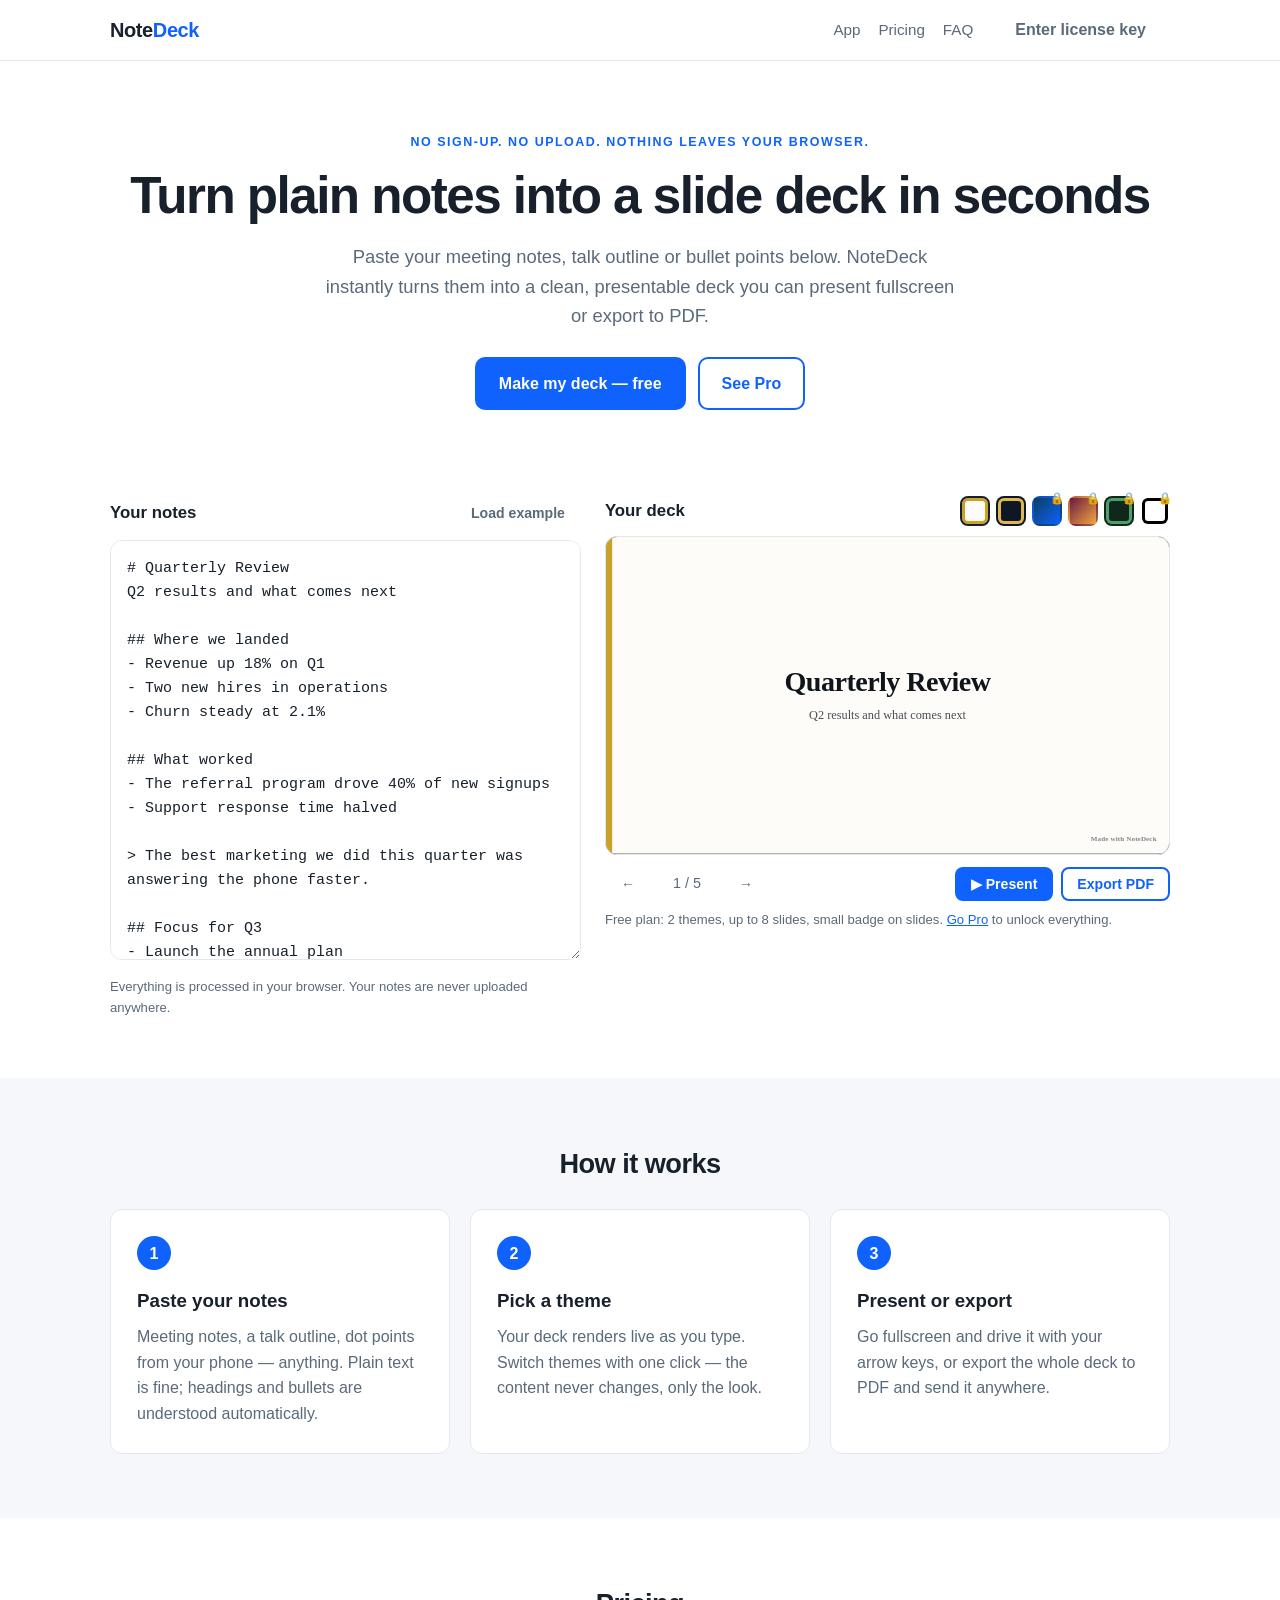
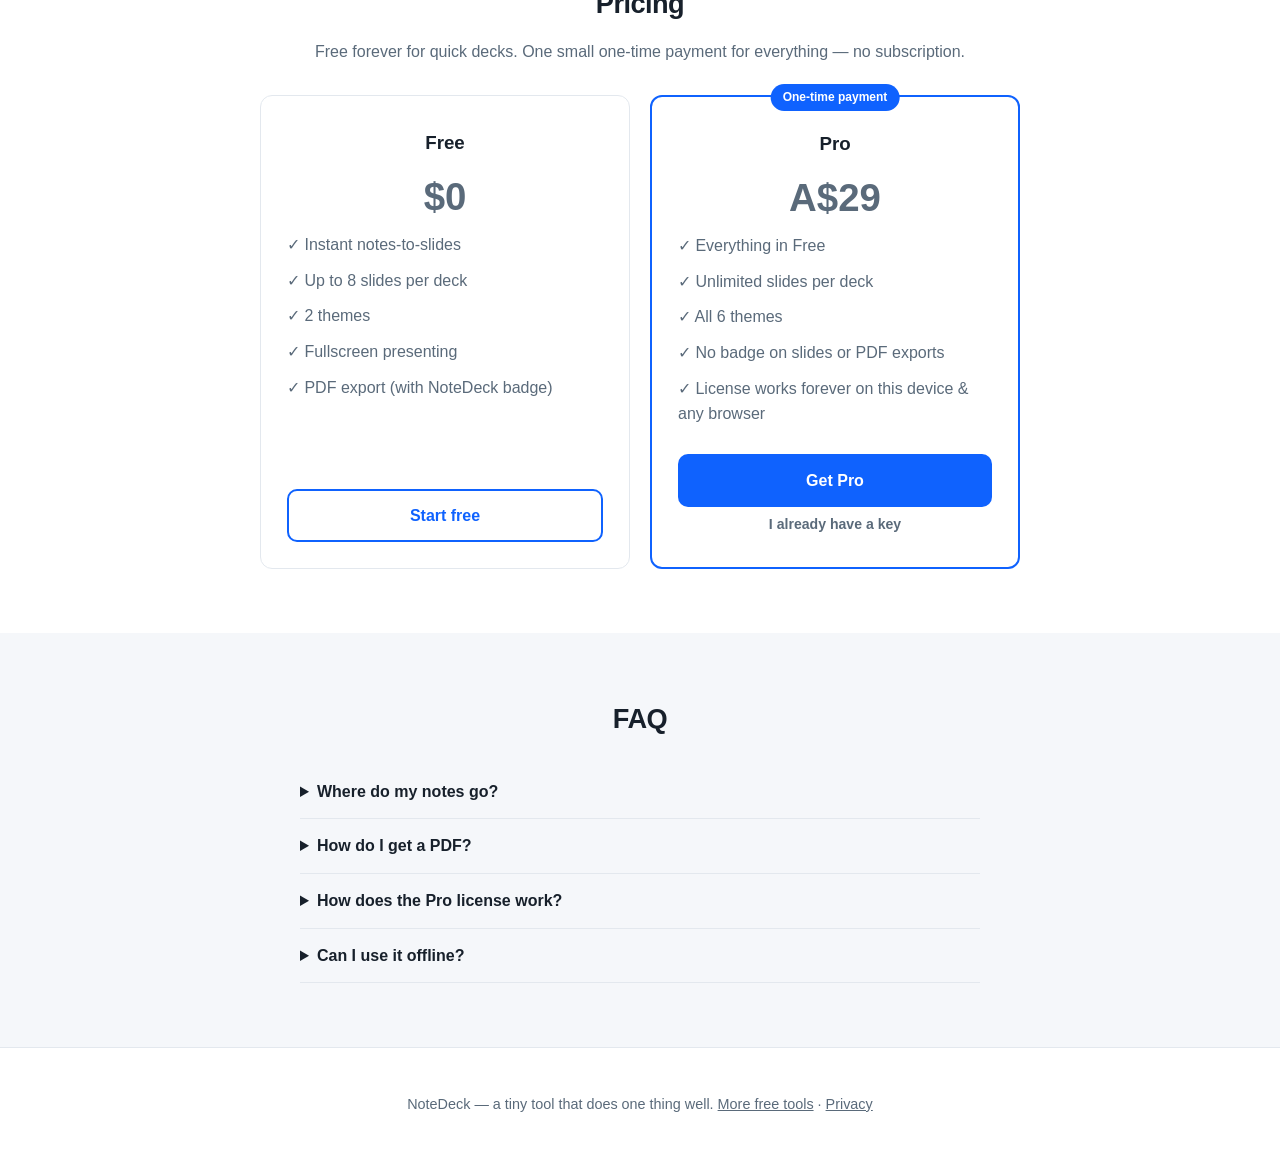
<file: slides/index.html>
<!DOCTYPE html>
<html lang="en-AU">
<head>
  <meta charset="UTF-8">
  <meta name="viewport" content="width=device-width, initial-scale=1.0">
  <title>NoteDeck — Turn Plain Notes Into a Slide Deck in Seconds</title>
  <meta name="description" content="Paste your meeting notes, outline or bullet points and get a clean, presentable slide deck instantly. Present fullscreen or export to PDF. Free to use, Pro unlocks every theme.">
  <link rel="canonical" href="https://exit.fisherandfisher.au/slides/">
  <link rel="stylesheet" href="slides.css">
</head>
<body>

<header class="nd-header">
  <div class="wrap">
    <a class="brand" href="/slides/">Note<span>Deck</span></a>
    <nav>
      <a href="#app">App</a>
      <a href="#pricing">Pricing</a>
      <a href="#faq">FAQ</a>
      <button class="btn btn-ghost" id="licenseBtn" type="button">Enter license key</button>
    </nav>
  </div>
</header>

<section class="hero">
  <div class="wrap">
    <p class="kicker">No sign-up. No upload. Nothing leaves your browser.</p>
    <h1>Turn plain notes into a slide deck in seconds</h1>
    <p class="lead">Paste your meeting notes, talk outline or bullet points below. NoteDeck instantly turns them into a clean, presentable deck you can present fullscreen or export to PDF.</p>
    <div class="btn-row">
      <a class="btn btn-primary" href="#app">Make my deck — free</a>
      <a class="btn btn-outline" href="#pricing">See Pro</a>
    </div>
  </div>
</section>

<section class="app-section" id="app">
  <div class="wrap">
    <div class="app-grid">

      <div class="editor-pane">
        <div class="pane-head">
          <h2>Your notes</h2>
          <button class="btn btn-ghost btn-sm" id="exampleBtn" type="button">Load example</button>
        </div>
        <textarea id="notes" spellcheck="false"
          placeholder="Paste or type your notes here…&#10;&#10;Tips:&#10;# Big title slide&#10;## New slide heading&#10;- bullet point&#10;> a quote&#10;--- forces a slide break&#10;&#10;Or just paste plain notes — blank lines become new slides."></textarea>
        <p class="hint">Everything is processed in your browser. Your notes are never uploaded anywhere.</p>
      </div>

      <div class="preview-pane">
        <div class="pane-head">
          <h2>Your deck</h2>
          <div class="theme-picker" id="themePicker" aria-label="Theme"></div>
        </div>

        <div class="stage-wrap">
          <div class="stage" id="stage"></div>
        </div>

        <div class="deck-controls">
          <div class="nav-group">
            <button class="btn btn-ghost btn-sm" id="prevBtn" type="button" aria-label="Previous slide">←</button>
            <span class="counter" id="counter">1 / 1</span>
            <button class="btn btn-ghost btn-sm" id="nextBtn" type="button" aria-label="Next slide">→</button>
          </div>
          <div class="action-group">
            <button class="btn btn-primary btn-sm" id="presentBtn" type="button">▶ Present</button>
            <button class="btn btn-outline btn-sm" id="pdfBtn" type="button">Export PDF</button>
          </div>
        </div>
        <p class="hint" id="proHint"></p>
      </div>

    </div>
  </div>
</section>

<section class="section alt" id="how">
  <div class="wrap">
    <h2>How it works</h2>
    <div class="card-grid three">
      <div class="card"><span class="step">1</span><h3>Paste your notes</h3><p>Meeting notes, a talk outline, dot points from your phone — anything. Plain text is fine; headings and bullets are understood automatically.</p></div>
      <div class="card"><span class="step">2</span><h3>Pick a theme</h3><p>Your deck renders live as you type. Switch themes with one click — the content never changes, only the look.</p></div>
      <div class="card"><span class="step">3</span><h3>Present or export</h3><p>Go fullscreen and drive it with your arrow keys, or export the whole deck to PDF and send it anywhere.</p></div>
    </div>
  </div>
</section>

<section class="section" id="pricing">
  <div class="wrap">
    <h2>Pricing</h2>
    <p class="center-note">Free forever for quick decks. One small one-time payment for everything — no subscription.</p>
    <div class="price-grid">
      <div class="card price-card">
        <h3>Free</h3>
        <p class="price">$0</p>
        <ul>
          <li>✓ Instant notes-to-slides</li>
          <li>✓ Up to 8 slides per deck</li>
          <li>✓ 2 themes</li>
          <li>✓ Fullscreen presenting</li>
          <li>✓ PDF export (with NoteDeck badge)</li>
        </ul>
        <a class="btn btn-outline" href="#app">Start free</a>
      </div>
      <div class="card price-card featured">
        <span class="badge">One-time payment</span>
        <h3>Pro</h3>
        <p class="price" id="proPrice">A$29</p>
        <ul>
          <li>✓ Everything in Free</li>
          <li>✓ Unlimited slides per deck</li>
          <li>✓ All 6 themes</li>
          <li>✓ No badge on slides or PDF exports</li>
          <li>✓ License works forever on this device &amp; any browser</li>
        </ul>
        <a class="btn btn-primary" id="buyBtn" href="#" rel="noopener">Get Pro</a>
        <button class="btn btn-ghost btn-sm" id="haveKeyBtn" type="button">I already have a key</button>
      </div>
    </div>
  </div>
</section>

<section class="section alt" id="faq">
  <div class="wrap narrow">
    <h2>FAQ</h2>
    <details><summary>Where do my notes go?</summary><p>Nowhere. NoteDeck runs entirely in your browser — there is no server, no account and no upload. Close the tab and your notes stay on your device only.</p></details>
    <details><summary>How do I get a PDF?</summary><p>Click <strong>Export PDF</strong> and choose “Save as PDF” in the print dialog. Each slide becomes one full landscape page.</p></details>
    <details><summary>How does the Pro license work?</summary><p>After purchase you receive a license key by email. Click “Enter license key”, paste it once, and Pro is unlocked in that browser permanently. No subscription, no expiry.</p></details>
    <details><summary>Can I use it offline?</summary><p>Yes — once the page has loaded, everything works without a connection.</p></details>
  </div>
</section>

<footer class="nd-footer">
  <div class="wrap">
    <p>NoteDeck — a tiny tool that does one thing well. <a href="/">More free tools</a> · <a href="/privacy.html">Privacy</a></p>
  </div>
</footer>

<!-- Present mode overlay -->
<div class="presenter" id="presenter" hidden>
  <div class="presenter-stage" id="presenterStage"></div>
  <div class="presenter-bar">
    <span id="presenterCounter"></span>
    <span class="presenter-hint">← → to navigate · Esc to exit</span>
  </div>
</div>

<!-- License modal -->
<div class="modal-backdrop" id="licenseModal" hidden>
  <div class="modal" role="dialog" aria-modal="true" aria-labelledby="licenseTitle">
    <h3 id="licenseTitle">Enter your Pro license key</h3>
    <p>Your key was emailed to you after purchase. It looks like <code>NDK-XXXXX-XXXXX-XXXXX</code>.</p>
    <input type="text" id="licenseInput" placeholder="NDK-XXXXX-XXXXX-XXXXX" autocomplete="off">
    <p class="license-msg" id="licenseMsg"></p>
    <div class="btn-row">
      <button class="btn btn-primary" id="activateBtn" type="button">Activate Pro</button>
      <button class="btn btn-ghost" id="closeModalBtn" type="button">Close</button>
    </div>
  </div>
</div>

<!-- Print-only container: filled at export time -->
<div id="printDeck" class="print-deck" aria-hidden="true"></div>

<script src="app.js"></script>
</body>
</html>
</file>
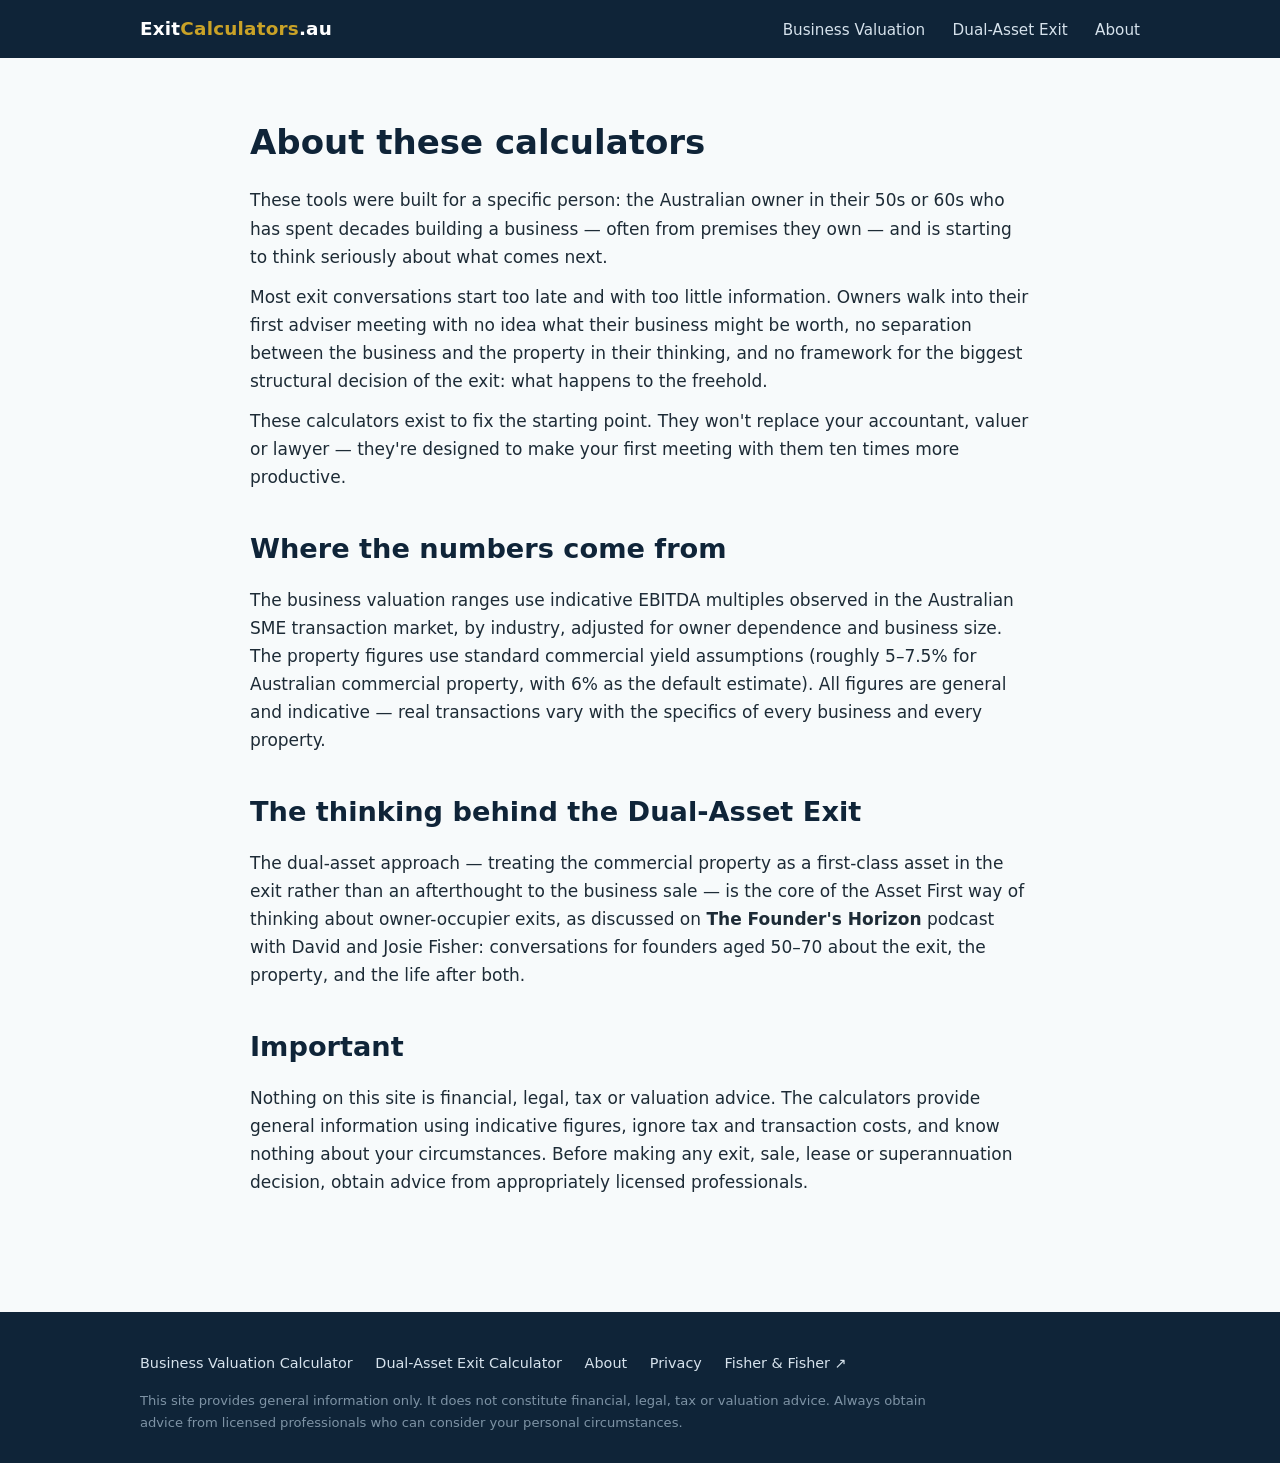
<file: about.html>
<!DOCTYPE html>
<html lang="en-AU">
<head>
  <meta charset="UTF-8">
  <meta name="viewport" content="width=device-width, initial-scale=1.0">
  <title>About — Exit Calculators Australia</title>
  <meta name="description" content="Who built these free Australian business exit calculators, why they exist, and how the figures behind them work.">
  <link rel="stylesheet" href="styles.css">
</head>
<body>

<header class="site-header">
  <div class="wrap">
    <a class="brand" href="/">Exit<span>Calculators</span>.au</a>
    <nav class="site-nav">
      <a href="/business-valuation-calculator/">Business Valuation</a>
      <a href="/dual-asset-exit-calculator/">Dual-Asset Exit</a>
      <a href="/about.html">About</a>
    </nav>
  </div>
</header>

<div class="wrap narrow content section">
  <h1 style="color: var(--navy); margin-bottom: 16px;">About these calculators</h1>

  <p>These tools were built for a specific person: the Australian owner in their 50s or 60s who has spent decades building a business — often from premises they own — and is starting to think seriously about what comes next.</p>

  <p>Most exit conversations start too late and with too little information. Owners walk into their first adviser meeting with no idea what their business might be worth, no separation between the business and the property in their thinking, and no framework for the biggest structural decision of the exit: what happens to the freehold.</p>

  <p>These calculators exist to fix the starting point. They won't replace your accountant, valuer or lawyer — they're designed to make your first meeting with them ten times more productive.</p>

  <h2>Where the numbers come from</h2>
  <p>The business valuation ranges use indicative EBITDA multiples observed in the Australian SME transaction market, by industry, adjusted for owner dependence and business size. The property figures use standard commercial yield assumptions (roughly 5–7.5% for Australian commercial property, with 6% as the default estimate). All figures are general and indicative — real transactions vary with the specifics of every business and every property.</p>

  <h2>The thinking behind the Dual-Asset Exit</h2>
  <p>The dual-asset approach — treating the commercial property as a first-class asset in the exit rather than an afterthought to the business sale — is the core of the Asset First way of thinking about owner-occupier exits, as discussed on <strong>The Founder's Horizon</strong> podcast with David and Josie Fisher: conversations for founders aged 50–70 about the exit, the property, and the life after both.</p>

  <h2>Important</h2>
  <p>Nothing on this site is financial, legal, tax or valuation advice. The calculators provide general information using indicative figures, ignore tax and transaction costs, and know nothing about your circumstances. Before making any exit, sale, lease or superannuation decision, obtain advice from appropriately licensed professionals.</p>
</div>

<footer class="site-footer">
  <div class="wrap">
    <div class="foot-links">
      <a href="/business-valuation-calculator/">Business Valuation Calculator</a>
      <a href="/dual-asset-exit-calculator/">Dual-Asset Exit Calculator</a>
      <a href="/about.html">About</a>
      <a href="/privacy.html">Privacy</a>
      <a href="https://fisherandfisher.au/?utm_source=exit-calculator&amp;utm_medium=referral&amp;utm_campaign=exit-tools&amp;utm_content=footer">Fisher &amp; Fisher ↗</a>
    </div>
    <p class="legal">This site provides general information only. It does not constitute financial, legal, tax or valuation advice. Always obtain advice from licensed professionals who can consider your personal circumstances.</p>
  </div>
</footer>

</body>
</html>
</file>
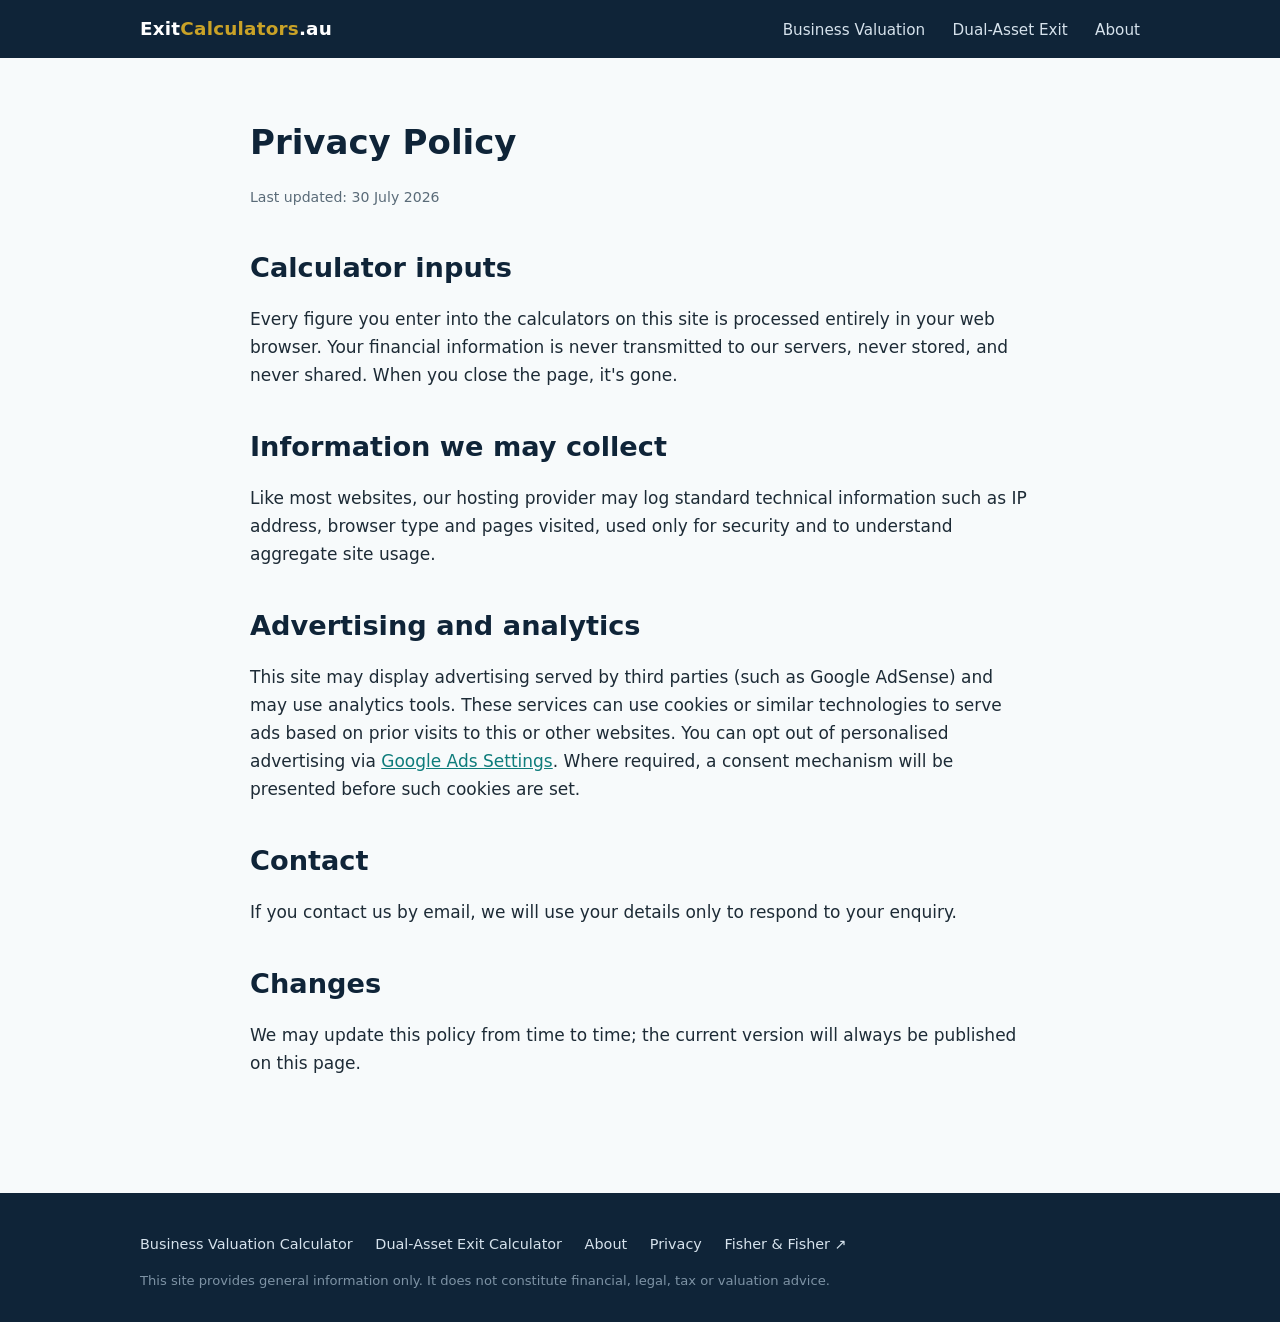
<file: privacy.html>
<!DOCTYPE html>
<html lang="en-AU">
<head>
  <meta charset="UTF-8">
  <meta name="viewport" content="width=device-width, initial-scale=1.0">
  <title>Privacy Policy — Exit Calculators Australia</title>
  <meta name="description" content="Privacy policy for Exit Calculators Australia. Calculator inputs are processed in your browser and never stored or transmitted.">
  <meta name="robots" content="noindex, follow">
  <link rel="stylesheet" href="styles.css">
</head>
<body>

<header class="site-header">
  <div class="wrap">
    <a class="brand" href="/">Exit<span>Calculators</span>.au</a>
    <nav class="site-nav">
      <a href="/business-valuation-calculator/">Business Valuation</a>
      <a href="/dual-asset-exit-calculator/">Dual-Asset Exit</a>
      <a href="/about.html">About</a>
    </nav>
  </div>
</header>

<div class="wrap narrow content section">
  <h1 style="color: var(--navy); margin-bottom: 16px;">Privacy Policy</h1>
  <p class="small">Last updated: 30 July 2026</p>

  <h2>Calculator inputs</h2>
  <p>Every figure you enter into the calculators on this site is processed entirely in your web browser. Your financial information is never transmitted to our servers, never stored, and never shared. When you close the page, it's gone.</p>

  <h2>Information we may collect</h2>
  <p>Like most websites, our hosting provider may log standard technical information such as IP address, browser type and pages visited, used only for security and to understand aggregate site usage.</p>

  <h2>Advertising and analytics</h2>
  <p>This site may display advertising served by third parties (such as Google AdSense) and may use analytics tools. These services can use cookies or similar technologies to serve ads based on prior visits to this or other websites. You can opt out of personalised advertising via <a href="https://adssettings.google.com" rel="noopener" target="_blank">Google Ads Settings</a>. Where required, a consent mechanism will be presented before such cookies are set.</p>

  <h2>Contact</h2>
  <p>If you contact us by email, we will use your details only to respond to your enquiry.</p>

  <h2>Changes</h2>
  <p>We may update this policy from time to time; the current version will always be published on this page.</p>
</div>

<footer class="site-footer">
  <div class="wrap">
    <div class="foot-links">
      <a href="/business-valuation-calculator/">Business Valuation Calculator</a>
      <a href="/dual-asset-exit-calculator/">Dual-Asset Exit Calculator</a>
      <a href="/about.html">About</a>
      <a href="/privacy.html">Privacy</a>
      <a href="https://fisherandfisher.au/?utm_source=exit-calculator&amp;utm_medium=referral&amp;utm_campaign=exit-tools&amp;utm_content=footer">Fisher &amp; Fisher ↗</a>
    </div>
    <p class="legal">This site provides general information only. It does not constitute financial, legal, tax or valuation advice.</p>
  </div>
</footer>

</body>
</html>
</file>
<file: styles.css>
/* ============================================================
   Exit Calculators — shared stylesheet
   ============================================================ */

:root {
  --navy: #0f2438;
  --navy-2: #16324c;
  --teal: #0e7c7b;
  --teal-dark: #0a5c5b;
  --gold: #c9a227;
  --ink: #1d2b36;
  --muted: #5a6b78;
  --line: #dde5ea;
  --bg: #f7fafb;
  --card: #ffffff;
  --good: #1e7e4e;
  --radius: 12px;
  --shadow: 0 2px 12px rgba(15, 36, 56, 0.08);
  --font: "Segoe UI", system-ui, -apple-system, "Helvetica Neue", Arial, sans-serif;
}

* { box-sizing: border-box; margin: 0; padding: 0; }

html { scroll-behavior: smooth; }

body {
  font-family: var(--font);
  color: var(--ink);
  background: var(--bg);
  line-height: 1.65;
  font-size: 17px;
}

img { max-width: 100%; }

a { color: var(--teal); }
a:hover { color: var(--teal-dark); }

/* ---------- Layout ---------- */

.wrap {
  max-width: 1040px;
  margin: 0 auto;
  padding: 0 20px;
}

.narrow { max-width: 780px; }

/* ---------- Header ---------- */

.site-header {
  background: var(--navy);
  color: #fff;
  padding: 14px 0;
}

.site-header .wrap {
  display: flex;
  align-items: center;
  justify-content: space-between;
  flex-wrap: wrap;
  gap: 10px;
}

.brand {
  color: #fff;
  text-decoration: none;
  font-weight: 700;
  font-size: 1.15rem;
  letter-spacing: 0.2px;
}

.brand span { color: var(--gold); }

.site-nav a {
  color: #d6e2ec;
  text-decoration: none;
  margin-left: 22px;
  font-size: 0.95rem;
}

.site-nav a:hover { color: #fff; }

/* ---------- Hero ---------- */

.hero {
  background: linear-gradient(160deg, var(--navy) 0%, var(--navy-2) 70%);
  color: #fff;
  padding: 64px 0 72px;
  text-align: center;
}

.hero h1 {
  font-size: clamp(1.8rem, 4.5vw, 2.7rem);
  line-height: 1.2;
  margin-bottom: 18px;
}

.hero p.lead {
  font-size: 1.15rem;
  color: #c6d4e0;
  max-width: 700px;
  margin: 0 auto 30px;
}

.hero .accent { color: var(--gold); }

/* ---------- Buttons ---------- */

.btn {
  display: inline-block;
  padding: 13px 26px;
  border-radius: 8px;
  font-weight: 600;
  font-size: 1rem;
  text-decoration: none;
  cursor: pointer;
  border: none;
  transition: background 0.15s ease;
}

.btn-primary { background: var(--teal); color: #fff; }
.btn-primary:hover { background: var(--teal-dark); color: #fff; }

.btn-outline {
  background: transparent;
  color: #fff;
  border: 2px solid rgba(255, 255, 255, 0.55);
}
.btn-outline:hover { border-color: #fff; color: #fff; }

.btn-row { display: flex; gap: 14px; justify-content: center; flex-wrap: wrap; }

/* ---------- Cards / sections ---------- */

.section { padding: 56px 0; }
.section.alt { background: #fff; border-top: 1px solid var(--line); border-bottom: 1px solid var(--line); }

.section h2 {
  font-size: 1.7rem;
  margin-bottom: 14px;
  color: var(--navy);
}

.section p + p { margin-top: 12px; }

.card-grid {
  display: grid;
  grid-template-columns: repeat(auto-fit, minmax(280px, 1fr));
  gap: 22px;
  margin-top: 28px;
}

.card {
  background: var(--card);
  border: 1px solid var(--line);
  border-radius: var(--radius);
  padding: 28px;
  box-shadow: var(--shadow);
  display: flex;
  flex-direction: column;
}

.card h3 { color: var(--navy); font-size: 1.25rem; margin-bottom: 10px; }
.card p { color: var(--muted); font-size: 0.98rem; flex-grow: 1; }
.card .btn { margin-top: 18px; align-self: flex-start; }

.badge {
  display: inline-block;
  background: #eef6f6;
  color: var(--teal-dark);
  font-size: 0.78rem;
  font-weight: 700;
  letter-spacing: 0.5px;
  text-transform: uppercase;
  padding: 4px 10px;
  border-radius: 999px;
  margin-bottom: 12px;
}

/* ---------- Calculator form ---------- */

.calc-panel {
  background: var(--card);
  border: 1px solid var(--line);
  border-radius: var(--radius);
  box-shadow: var(--shadow);
  padding: 32px;
  margin: 30px 0;
}

.calc-panel h2 { font-size: 1.35rem; color: var(--navy); margin-bottom: 6px; }
.calc-panel .hint { color: var(--muted); font-size: 0.92rem; margin-bottom: 20px; }

.field { margin-bottom: 20px; }

.field label {
  display: block;
  font-weight: 600;
  margin-bottom: 6px;
  color: var(--navy);
}

.field .help {
  font-size: 0.86rem;
  color: var(--muted);
  margin-top: 5px;
}

.field input[type="number"],
.field input[type="text"],
.field select {
  width: 100%;
  padding: 12px 14px;
  font-size: 1rem;
  border: 1px solid #b9c6cf;
  border-radius: 8px;
  background: #fff;
  color: var(--ink);
  font-family: inherit;
}

.field input:focus, .field select:focus {
  outline: 2px solid var(--teal);
  outline-offset: 1px;
  border-color: var(--teal);
}

.field-row {
  display: grid;
  grid-template-columns: 1fr 1fr;
  gap: 18px;
}

@media (max-width: 640px) {
  .field-row { grid-template-columns: 1fr; }
}

fieldset.group {
  border: 1px solid var(--line);
  border-radius: 10px;
  padding: 20px 22px 8px;
  margin-bottom: 24px;
}

fieldset.group legend {
  font-weight: 700;
  color: var(--teal-dark);
  padding: 0 8px;
  font-size: 1.02rem;
}

/* ---------- Results ---------- */

.results {
  display: none;
  margin-top: 8px;
}

.results.visible { display: block; }

.result-headline {
  background: var(--navy);
  color: #fff;
  border-radius: var(--radius);
  padding: 28px 30px;
  text-align: center;
  margin-bottom: 22px;
}

.result-headline .label {
  font-size: 0.9rem;
  text-transform: uppercase;
  letter-spacing: 1px;
  color: #b9c9d8;
  margin-bottom: 6px;
}

.result-headline .figure {
  font-size: clamp(1.6rem, 4.5vw, 2.4rem);
  font-weight: 800;
  color: var(--gold);
}

.result-headline .sub { color: #c6d4e0; font-size: 0.95rem; margin-top: 8px; }

.result-grid {
  display: grid;
  grid-template-columns: repeat(auto-fit, minmax(230px, 1fr));
  gap: 16px;
  margin-bottom: 22px;
}

.result-tile {
  background: #fff;
  border: 1px solid var(--line);
  border-radius: 10px;
  padding: 18px 20px;
}

.result-tile .label { font-size: 0.85rem; color: var(--muted); margin-bottom: 4px; }
.result-tile .value { font-size: 1.3rem; font-weight: 700; color: var(--navy); }
.result-tile .value.positive { color: var(--good); }
.result-tile .note { font-size: 0.82rem; color: var(--muted); margin-top: 4px; }

.scenario {
  background: #fff;
  border: 1px solid var(--line);
  border-left: 5px solid var(--teal);
  border-radius: 10px;
  padding: 22px 24px;
  margin-bottom: 18px;
}

.scenario h3 { color: var(--navy); margin-bottom: 8px; font-size: 1.15rem; }
.scenario ul { margin: 10px 0 0 20px; }
.scenario li { margin-bottom: 6px; }
.scenario .big { font-weight: 800; color: var(--teal-dark); }

.disclaimer-box {
  background: #fdf6e3;
  border: 1px solid #ecd9a0;
  border-radius: 8px;
  padding: 14px 18px;
  font-size: 0.88rem;
  color: #6b5a1e;
  margin-top: 18px;
}

/* ---------- Content / FAQ ---------- */

.content h2 { margin-top: 36px; }
.content h3 { color: var(--navy); margin-top: 26px; margin-bottom: 8px; font-size: 1.15rem; }
.content ul, .content ol { margin: 12px 0 12px 24px; }
.content li { margin-bottom: 6px; }

.faq-item {
  background: #fff;
  border: 1px solid var(--line);
  border-radius: 10px;
  padding: 20px 24px;
  margin-bottom: 14px;
}

.faq-item h3 { color: var(--navy); font-size: 1.08rem; margin-bottom: 8px; }
.faq-item p { color: var(--ink); font-size: 0.97rem; }

/* ---------- Lead capture ---------- */

.lead-cta {
  background: linear-gradient(160deg, var(--teal-dark), var(--teal));
  color: #fff;
  border-radius: var(--radius);
  padding: 34px 32px;
  text-align: center;
  margin: 40px 0;
}

.lead-cta h2 { color: #fff; font-size: 1.45rem; margin-bottom: 10px; }
.lead-cta p { color: #dff0ef; max-width: 560px; margin: 0 auto 20px; }
.lead-cta .btn { background: #fff; color: var(--teal-dark); }
.lead-cta .btn:hover { background: #eef6f6; }

/* ---------- Footer ---------- */

.site-footer {
  background: var(--navy);
  color: #a9bccb;
  padding: 40px 0 30px;
  margin-top: 60px;
  font-size: 0.9rem;
}

.site-footer a { color: #d6e2ec; }
.site-footer .foot-links { margin-bottom: 14px; }
.site-footer .foot-links a { margin-right: 18px; text-decoration: none; }
.site-footer .foot-links a:hover { text-decoration: underline; }
.site-footer .legal { font-size: 0.82rem; color: #7e93a5; max-width: 820px; }

/* ---------- Utility ---------- */

.center { text-align: center; }
.mt-0 { margin-top: 0; }
.small { font-size: 0.88rem; color: var(--muted); }
</file>
<file: slides/slides.css>
/* ---------- NoteDeck site chrome ---------- */
:root {
  --ink: #17202b;
  --muted: #5a6a7a;
  --line: #e3e8ee;
  --bg: #ffffff;
  --bg-alt: #f5f7fa;
  --accent: #0f62fe;
  --accent-dark: #0043ce;
  --radius: 12px;
}

* { box-sizing: border-box; }
html { scroll-behavior: smooth; }
body {
  margin: 0;
  font-family: -apple-system, BlinkMacSystemFont, "Segoe UI", Roboto, Helvetica, Arial, sans-serif;
  color: var(--ink);
  background: var(--bg);
  line-height: 1.6;
}
.wrap { max-width: 1100px; margin: 0 auto; padding: 0 20px; }
.wrap.narrow { max-width: 720px; }

.nd-header {
  border-bottom: 1px solid var(--line);
  position: sticky; top: 0; background: rgba(255,255,255,.94); backdrop-filter: blur(6px); z-index: 50;
}
.nd-header .wrap { display: flex; align-items: center; justify-content: space-between; height: 60px; }
.brand { font-weight: 800; font-size: 1.25rem; text-decoration: none; color: var(--ink); letter-spacing: -.02em; }
.brand span { color: var(--accent); }
.nd-header nav { display: flex; align-items: center; gap: 18px; }
.nd-header nav a { color: var(--muted); text-decoration: none; font-size: .95rem; }
.nd-header nav a:hover { color: var(--ink); }

.hero { padding: 72px 0 56px; text-align: center; }
.kicker { text-transform: uppercase; letter-spacing: .12em; font-size: .78rem; color: var(--accent); font-weight: 700; margin: 0 0 14px; }
.hero h1 { font-size: clamp(2rem, 5vw, 3.2rem); line-height: 1.12; margin: 0 0 18px; letter-spacing: -.03em; }
.lead { font-size: 1.15rem; color: var(--muted); max-width: 640px; margin: 0 auto 26px; }

.btn { display: inline-block; padding: 12px 22px; border-radius: 10px; font-weight: 600; text-decoration: none; border: 2px solid transparent; cursor: pointer; font-size: 1rem; font-family: inherit; }
.btn-primary { background: var(--accent); color: #fff; }
.btn-primary:hover { background: var(--accent-dark); }
.btn-outline { border-color: var(--accent); color: var(--accent); background: transparent; }
.btn-outline:hover { background: rgba(15,98,254,.06); }
.btn-ghost { background: transparent; color: var(--muted); border-color: transparent; }
.btn-ghost:hover { color: var(--ink); }
.btn-sm { padding: 7px 14px; font-size: .88rem; border-radius: 8px; }
.btn-row { display: flex; gap: 12px; justify-content: center; flex-wrap: wrap; }

.section { padding: 64px 0; }
.section.alt { background: var(--bg-alt); }
.section h2 { font-size: 1.7rem; letter-spacing: -.02em; margin: 0 0 24px; text-align: center; }
.center-note { text-align: center; color: var(--muted); margin: -10px 0 30px; }

.card-grid { display: grid; gap: 20px; }
.card-grid.three { grid-template-columns: repeat(auto-fit, minmax(240px, 1fr)); }
.card { background: #fff; border: 1px solid var(--line); border-radius: var(--radius); padding: 26px; }
.step { display: inline-flex; width: 34px; height: 34px; border-radius: 50%; background: var(--accent); color: #fff; align-items: center; justify-content: center; font-weight: 700; margin-bottom: 10px; }
.card h3 { margin: 6px 0 8px; }
.card p { color: var(--muted); margin: 0; }

/* ---------- App ---------- */
.app-section { padding: 30px 0 60px; }
.app-grid { display: grid; grid-template-columns: 1fr 1.2fr; gap: 24px; align-items: start; }
@media (max-width: 900px) { .app-grid { grid-template-columns: 1fr; } }

.pane-head { display: flex; align-items: center; justify-content: space-between; margin-bottom: 10px; gap: 10px; flex-wrap: wrap; }
.pane-head h2 { font-size: 1.05rem; margin: 0; text-align: left; }

#notes {
  width: 100%; min-height: 420px; resize: vertical;
  border: 1px solid var(--line); border-radius: var(--radius);
  padding: 16px; font: 15px/1.6 ui-monospace, SFMono-Regular, Menlo, Consolas, monospace;
  color: var(--ink); background: #fff; outline: none;
}
#notes:focus { border-color: var(--accent); box-shadow: 0 0 0 3px rgba(15,98,254,.12); }
.hint { font-size: .82rem; color: var(--muted); margin: 8px 0 0; }
#proHint a { color: var(--accent); }

.theme-picker { display: flex; gap: 6px; flex-wrap: wrap; }
.theme-dot {
  width: 30px; height: 30px; border-radius: 8px; border: 2px solid transparent; cursor: pointer; position: relative; padding: 0;
}
.theme-dot.active { border-color: var(--ink); }
.theme-dot .lock { position: absolute; right: -4px; top: -6px; font-size: .7rem; }

.stage-wrap { border: 1px solid var(--line); border-radius: var(--radius); overflow: hidden; background: #0b0d10; }
.stage { position: relative; width: 100%; aspect-ratio: 16 / 9; }

.deck-controls { display: flex; align-items: center; justify-content: space-between; margin-top: 12px; gap: 10px; flex-wrap: wrap; }
.nav-group, .action-group { display: flex; align-items: center; gap: 8px; }
.counter { font-size: .9rem; color: var(--muted); min-width: 56px; text-align: center; }

/* ---------- Slides (shared canvas) ---------- */
.slide {
  position: absolute; inset: 0;
  width: 1280px; height: 720px;
  transform-origin: top left;
  padding: 70px 90px;
  display: flex; flex-direction: column; justify-content: center;
  overflow: hidden;
}
.slide h1 { font-size: 64px; line-height: 1.1; margin: 0 0 20px; letter-spacing: -.02em; }
.slide h2 { font-size: 46px; line-height: 1.15; margin: 0 0 30px; letter-spacing: -.02em; }
.slide .subtitle { font-size: 28px; opacity: .8; margin: 0; }
.slide ul, .slide ol { font-size: 30px; line-height: 1.5; margin: 0; padding-left: 1.2em; }
.slide li { margin-bottom: .5em; }
.slide p { font-size: 30px; line-height: 1.5; margin: 0 0 .6em; }
.slide blockquote { font-size: 38px; line-height: 1.4; font-style: italic; margin: 0; padding-left: 28px; border-left: 6px solid currentColor; }
.slide code { font-family: ui-monospace, Menlo, Consolas, monospace; font-size: .92em; padding: .05em .3em; border-radius: 6px; background: rgba(127,127,127,.18); }
.slide.title-slide { text-align: center; align-items: center; }
.slide.statement-slide { text-align: center; align-items: center; }
.slide.statement-slide p { font-size: 52px; font-weight: 700; line-height: 1.25; letter-spacing: -.02em; }
.slide .watermark {
  position: absolute; right: 28px; bottom: 20px;
  font-size: 16px; opacity: .55; font-weight: 600; letter-spacing: .02em;
}

/* ---------- Themes ---------- */
.theme-paper   { background: #fdfcf8; color: #1d232b; font-family: Georgia, "Times New Roman", serif; }
.theme-paper h1, .theme-paper h2 { color: #10151b; }
.theme-paper .accent-bar { position: absolute; left: 0; top: 0; bottom: 0; width: 14px; background: #c9a227; }

.theme-midnight { background: #0e1726; color: #e8edf5; }
.theme-midnight h1, .theme-midnight h2 { color: #ffffff; }
.theme-midnight .accent-bar { position: absolute; left: 0; right: 0; bottom: 0; height: 10px; background: #e0b64f; }

.theme-ocean { background: linear-gradient(135deg, #0a3d62 0%, #0f62fe 100%); color: #f2f7ff; }
.theme-ocean h1, .theme-ocean h2 { color: #ffffff; }

.theme-sunset { background: linear-gradient(135deg, #6b1b3f 0%, #d94f30 70%, #f2a541 100%); color: #fff7ef; }
.theme-sunset h1, .theme-sunset h2 { color: #ffffff; }

.theme-forest { background: #10281c; color: #e9f2ec; }
.theme-forest h1, .theme-forest h2 { color: #c4e3cf; }
.theme-forest .accent-bar { position: absolute; left: 0; top: 0; bottom: 0; width: 14px; background: #4f9d69; }

.theme-mono { background: #ffffff; color: #000000; }
.theme-mono h1, .theme-mono h2 { text-transform: uppercase; letter-spacing: .01em; }
.theme-mono .accent-bar { position: absolute; left: 90px; right: 90px; top: 58px; height: 8px; background: #000; }

/* ---------- Pricing ---------- */
.price-grid { display: grid; grid-template-columns: repeat(auto-fit, minmax(260px, 1fr)); gap: 20px; max-width: 760px; margin: 0 auto; }
.price-card { text-align: center; display: flex; flex-direction: column; }
.price-card.featured { border: 2px solid var(--accent); position: relative; }
.price-card .badge { position: absolute; top: -13px; left: 50%; transform: translateX(-50%); background: var(--accent); color: #fff; font-size: .75rem; font-weight: 700; padding: 4px 12px; border-radius: 99px; white-space: nowrap; }
.price { font-size: 2.4rem; font-weight: 800; margin: 6px 0 14px; }
.price-card ul { list-style: none; padding: 0; margin: 0 0 22px; text-align: left; color: var(--muted); }
.price-card li { padding: 5px 0; }
.price-card .btn { margin-top: auto; }

/* ---------- FAQ ---------- */
details { border-bottom: 1px solid var(--line); padding: 14px 0; }
summary { font-weight: 600; cursor: pointer; }
details p { color: var(--muted); margin: 10px 0 0; }

.nd-footer { border-top: 1px solid var(--line); padding: 30px 0; text-align: center; color: var(--muted); font-size: .9rem; }
.nd-footer a { color: var(--muted); }

/* ---------- Presenter ---------- */
.presenter { position: fixed; inset: 0; background: #000; z-index: 100; }
.presenter-stage { position: absolute; inset: 0; }
.presenter-bar {
  position: absolute; bottom: 14px; left: 0; right: 0;
  display: flex; justify-content: center; gap: 26px;
  color: rgba(255,255,255,.6); font-size: .85rem; pointer-events: none;
}

/* ---------- Modal ---------- */
.modal-backdrop { position: fixed; inset: 0; background: rgba(10,14,20,.55); z-index: 200; display: flex; align-items: center; justify-content: center; padding: 20px; }
.modal-backdrop[hidden], .presenter[hidden] { display: none; }
.modal { background: #fff; border-radius: var(--radius); padding: 30px; max-width: 440px; width: 100%; }
.modal h3 { margin: 0 0 8px; }
.modal p { color: var(--muted); font-size: .93rem; }
.modal input { width: 100%; padding: 12px 14px; border: 1px solid var(--line); border-radius: 10px; font: 15px ui-monospace, Menlo, monospace; text-transform: uppercase; }
.modal input:focus { border-color: var(--accent); outline: none; }
.license-msg { min-height: 1.2em; font-weight: 600; }
.license-msg.ok { color: #0a7d33; }
.license-msg.err { color: #c22525; }
.modal .btn-row { justify-content: flex-start; margin-top: 12px; }

/* ---------- Print / PDF export ---------- */
.print-deck { display: none; }

@media print {
  @page { size: 13.333in 7.5in; margin: 0; }
  body * { visibility: hidden; }
  body { background: #fff; }
  .print-deck { display: block; }
  .print-deck, .print-deck * { visibility: visible; }
  .print-deck .print-page {
    width: 13.333in; height: 7.5in;
    page-break-after: always; position: relative; overflow: hidden;
  }
  .print-deck .slide {
    position: absolute; top: 0; left: 0;
    transform: scale(0.99966); /* 1280px -> 13.333in @96dpi */
  }
}
</file>
